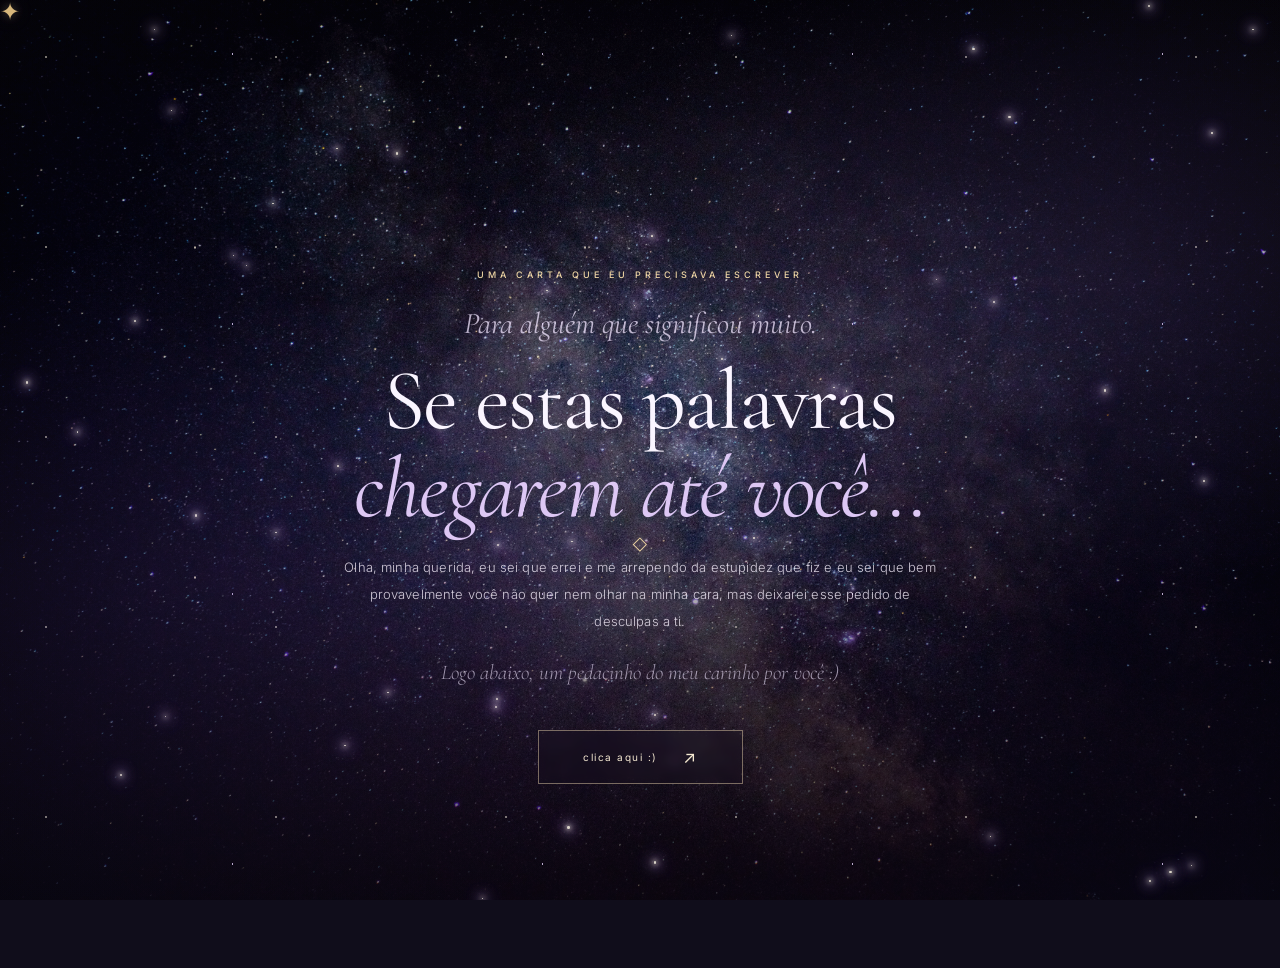
<file: index.html>
<!DOCTYPE html>
<html lang="pt-BR">
<head>
    <meta charset="UTF-8">
    <meta name="viewport" content="width=device-width, initial-scale=1.0">

    <meta name="theme-color" content="#090914">
    <meta name="description"
          content="Algumas palavras escritas com sinceridade, coragem e o coração aberto.">

    <title>Para você — Algumas palavras</title>

    <!-- Fontes -->
    <link rel="preconnect" href="https://fonts.googleapis.com">
    <link rel="preconnect" href="https://fonts.gstatic.com" crossorigin>

    <link
        href="https://fonts.googleapis.com/css2?family=Cormorant+Garamond:wght@400;500;600;700&family=Inter:wght@300;400;500;600&display=swap"
        rel="stylesheet"
    >

    <!-- Estilos -->
    <link rel="stylesheet" href="css/style.css">
    <link rel="stylesheet" href="css/animations.css">
</head>

<body class="page-opening">

    <!-- Fundo cinematográfico -->
    <div class="night-sky" aria-hidden="true">
        <div class="sky-image"></div>
        <div class="sky-vignette"></div>
        <div class="stars-layer"></div>
        <div class="ambient-glow"></div>
    </div>

    <!-- Linha decorativa superior -->
    <div class="top-ornament" aria-hidden="true">
        <span></span>
        <span class="ornament-star">✦</span>
        <span></span>
    </div>

    <!-- Conteúdo principal -->
    <main class="opening">

        <div class="opening-label">
            <span class="label-line"></span>
            <p>UMA CARTA QUE EU PRECISAVA ESCREVER</p>
            <span class="label-line"></span>
        </div>

        <p class="opening-pretitle">
            Para alguém que significou muito.
        </p>

        <h1 class="opening-title">
            Se estas palavras<br>
            <span>chegarem até você...</span>
        </h1>

        <div class="title-divider" aria-hidden="true">
            <span></span>
            <span class="divider-diamond">◇</span>
            <span></span>
        </div>

        <p class="opening-description">
            Olha, minha querida, eu sei que errei e me arrependo da estupidez que fiz e eu sei que bem provavelmente você não quer nem olhar na minha cara, mas deixarei esse pedido de desculpas a ti.
        </p>

        <p class="opening-note">
            Logo abaixo, um pedacinho do meu carinho  por você :)
        </p>

        <a class="start-button" href="carta.html">
            <span>clica aqui :)</span>
            <span class="button-arrow" aria-hidden="true">↗</span>
        </a>

    
    <script src="js/main.js" defer></script>
</body>
</html>
</file>
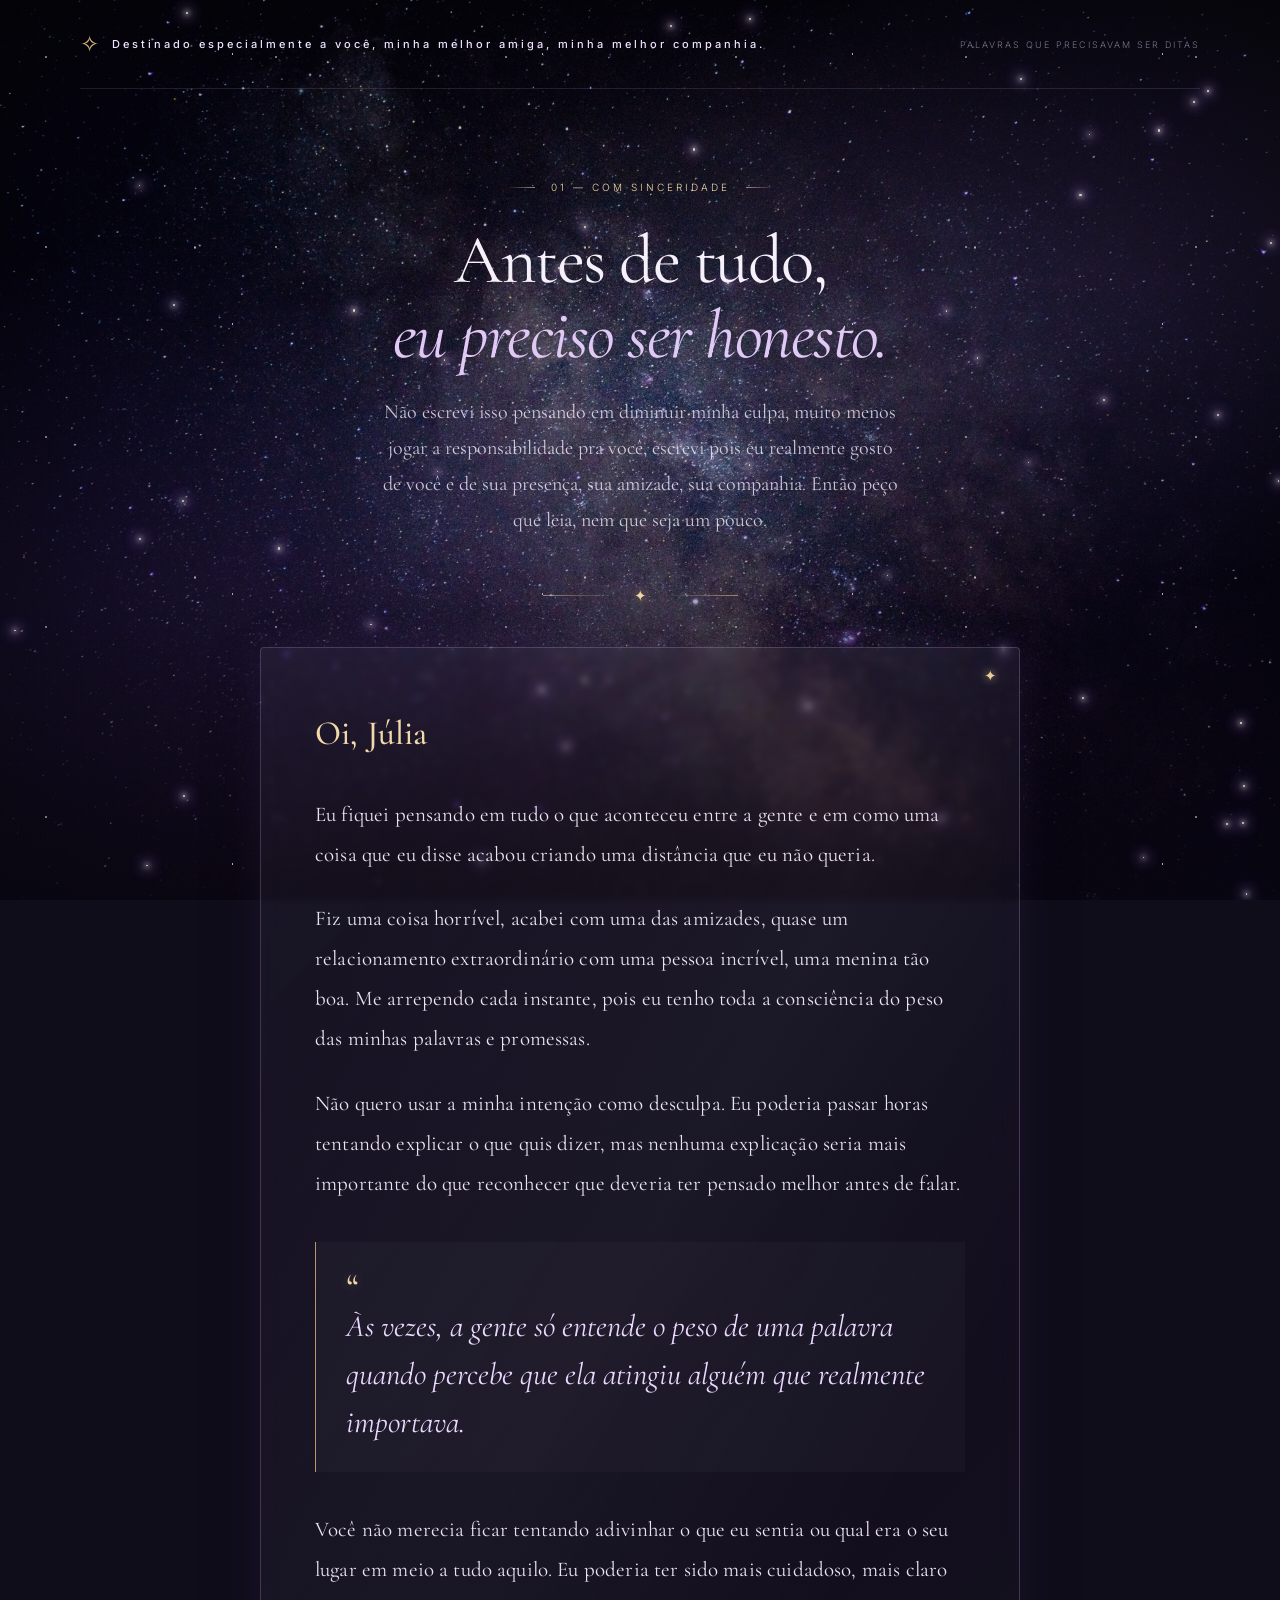
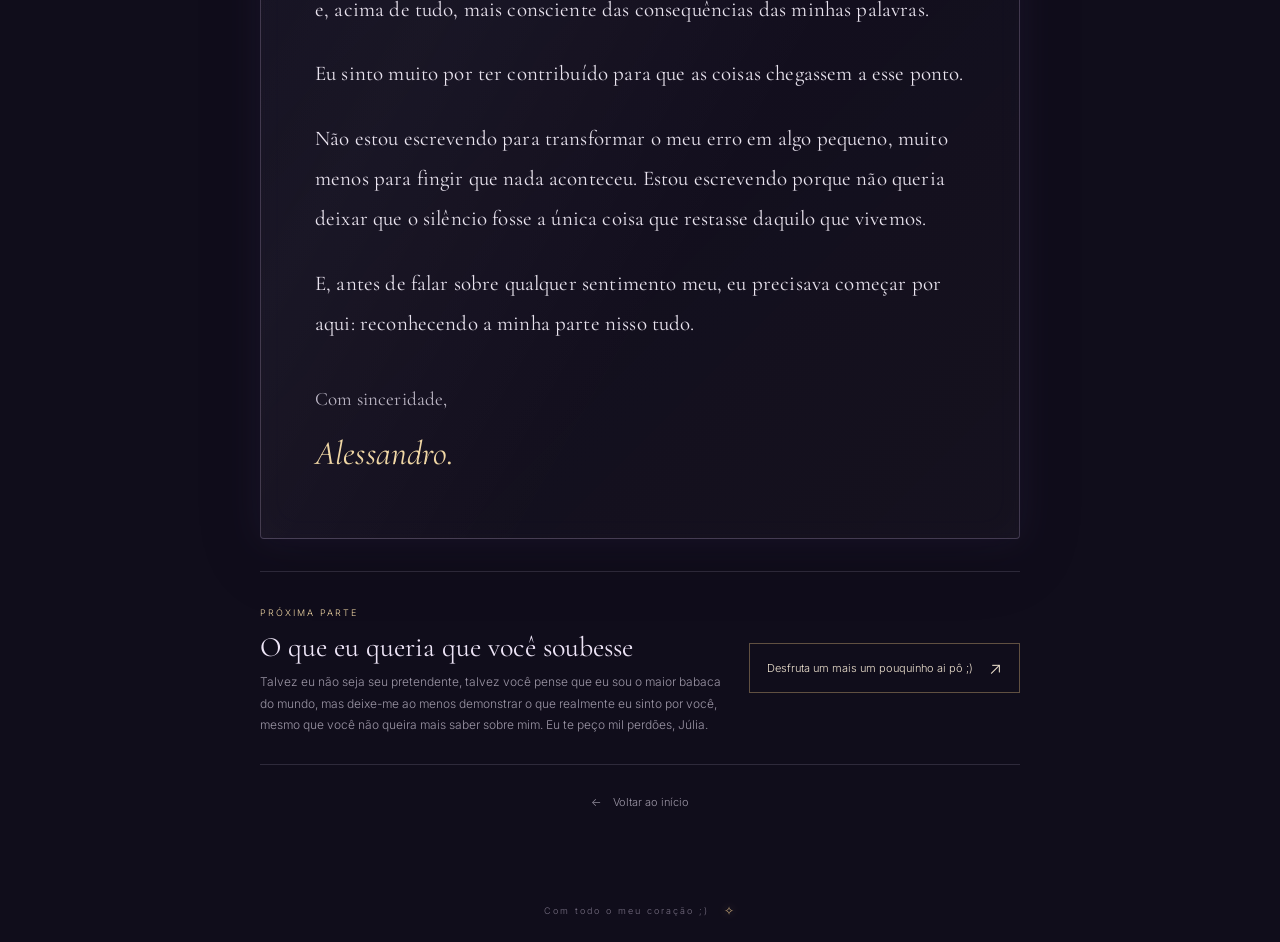
<file: carta.html>
<!DOCTYPE html>
<html lang="pt-BR">
<head>
    <meta charset="UTF-8">
    <meta name="viewport" content="width=device-width, initial-scale=1.0">

    <meta name="theme-color" content="#100d1b">
    <meta name="description" content="Uma carta escrita com sinceridade, para reconhecer um erro e dizer o que ficou por dizer.">

    <title>Tudo o que eu quero dizer</title>

    <link rel="preconnect" href="https://fonts.googleapis.com">
    <link rel="preconnect" href="https://fonts.gstatic.com" crossorigin>

    <link href="https://fonts.googleapis.com/css2?family=Cormorant+Garamond:wght@400;500;600;700&family=Inter:wght@300;400;500;600&display=swap" rel="stylesheet">

    <link rel="stylesheet" href="css/style.css">
    <link rel="stylesheet" href="css/animations.css">
</head>

<body class="letter-body">

    <!-- ATMOSFERA DO CÉU -->
    <div class="night-sky" aria-hidden="true">
        <div class="sky-image"></div>
        <div class="sky-vignette"></div>
        <div class="stars-layer"></div>
        <div class="ambient-glow"></div>
    </div>

    <!-- CABEÇALHO -->
    <header class="letter-header">
        <a href="index.html" class="letter-brand">
            <span class="brand-symbol">✧</span>
            <span>Destinado especialmente a você, minha melhor amiga, minha melhor companhia.</span>
        </a>

        <span class="letter-header-note">PALAVRAS QUE PRECISAVAM SER DITAS</span>
    </header>

    <!-- CONTEÚDO DA CARTA -->
    <main class="letter-main">

        <div class="letter-eyebrow">
            <span class="eyebrow-line"></span>
            <span>01 — COM SINCERIDADE</span>
            <span class="eyebrow-line"></span>
        </div>

        <h1 class="letter-title">
            Antes de tudo,<br>
            <span>eu preciso ser honesto.</span>
        </h1>

        <p class="letter-introduction">
            Não escrevi isso pensando em diminuir minha culpa, muito menos jogar a responsabilidade pra você, escrevi pois eu realmente gosto de você e de sua presença, sua amizade, sua companhia. Então peço que leia, nem que seja um pouco.
        </p>

        <div class="letter-divider">
            <span></span>
            <span class="letter-divider-symbol">✦</span>
            <span></span>
        </div>

        <article class="letter-content">

            <p class="letter-greeting">
                Oi, Júlia
            </p>

            <p>
                Eu fiquei pensando em tudo o que aconteceu
                entre a gente e em como uma coisa que eu disse
                acabou criando uma distância que eu não queria.
            </p>

            <p>
                Fiz uma coisa horrível, acabei com uma das amizades, quase um relacionamento extraordinário com uma pessoa incrível, uma menina tão boa. Me arrependo cada instante, pois eu tenho toda a consciência do peso das minhas palavras e promessas. 
            </p>

            <p>
                Não quero usar a minha intenção como desculpa.
                Eu poderia passar horas tentando explicar o que
                quis dizer, mas nenhuma explicação seria mais
                importante do que reconhecer que deveria ter
                pensado melhor antes de falar.
            </p>

            <blockquote class="letter-quote">
                <span class="quote-mark">“</span>
                Às vezes, a gente só entende o peso de uma
                palavra quando percebe que ela atingiu alguém
                que realmente importava.
            </blockquote>

            <p>
                Você não merecia ficar tentando adivinhar o que
                eu sentia ou qual era o seu lugar em meio a tudo
                aquilo. Eu poderia ter sido mais cuidadoso,
                mais claro e, acima de tudo, mais consciente
                das consequências das minhas palavras.
            </p>

            <p>
                Eu sinto muito por ter contribuído para que
                as coisas chegassem a esse ponto.
            </p>

            <p>
                Não estou escrevendo para transformar o meu
                erro em algo pequeno, muito menos para fingir
                que nada aconteceu. Estou escrevendo porque
                não queria deixar que o silêncio fosse a única
                coisa que restasse daquilo que vivemos.
            </p>

            <p>
                E, antes de falar sobre qualquer sentimento
                meu, eu precisava começar por aqui:
                reconhecendo a minha parte nisso tudo.
            </p>

            <p class="letter-signature">
                Com sinceridade,<br>
                <span>Alessandro.</span>
            </p>

        </article>

        <!-- PRÓXIMA PÁGINA -->
        <nav class="letter-next" aria-label="Continuar a leitura">

            <div class="letter-next-copy">
                <span class="next-label">PRÓXIMA PARTE</span>
                <h2>O que eu queria que você soubesse</h2>
                <p>
                    Talvez eu não seja seu pretendente, talvez você pense que eu sou o maior babaca do mundo, mas deixe-me ao menos demonstrar o que realmente eu sinto por você, mesmo que você não queira mais saber sobre mim. Eu te peço mil perdões, Júlia.
                </p>
            </div>

            <a href="desculpas.html" class="letter-next-button">
                <span>Desfruta um mais um pouquinho ai pô ;)</span>
                <span class="next-arrow" aria-hidden="true">↗</span>
            </a>

        </nav>

        <a href="index.html" class="letter-back-link">
            <span aria-hidden="true">←</span>
            Voltar ao início
        </a>

    </main>

    <!-- RODAPÉ -->
    <footer class="letter-footer">
        <span>Com todo o meu coração ;)</span>
        <span class="footer-star">✧</span>
    </footer>

    <script src="js/main.js"></script>

</body>
</html>
</file>
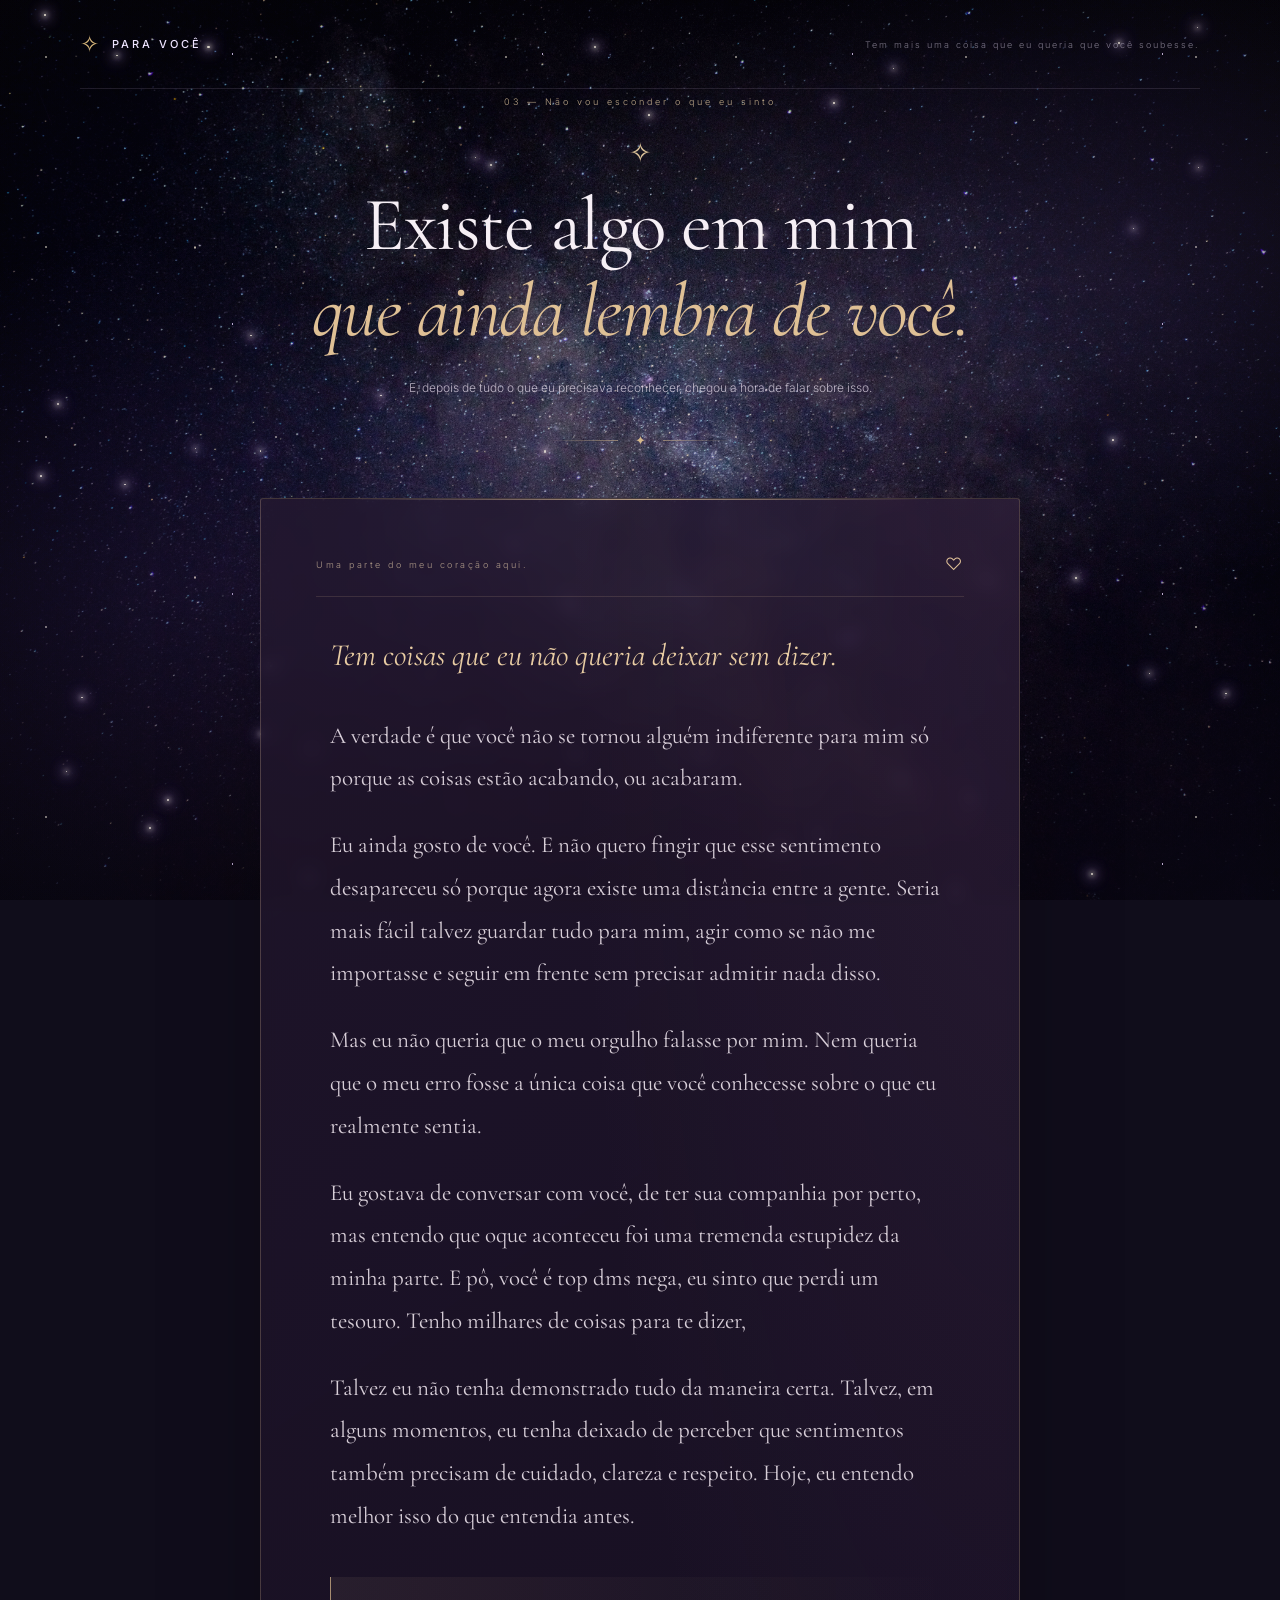
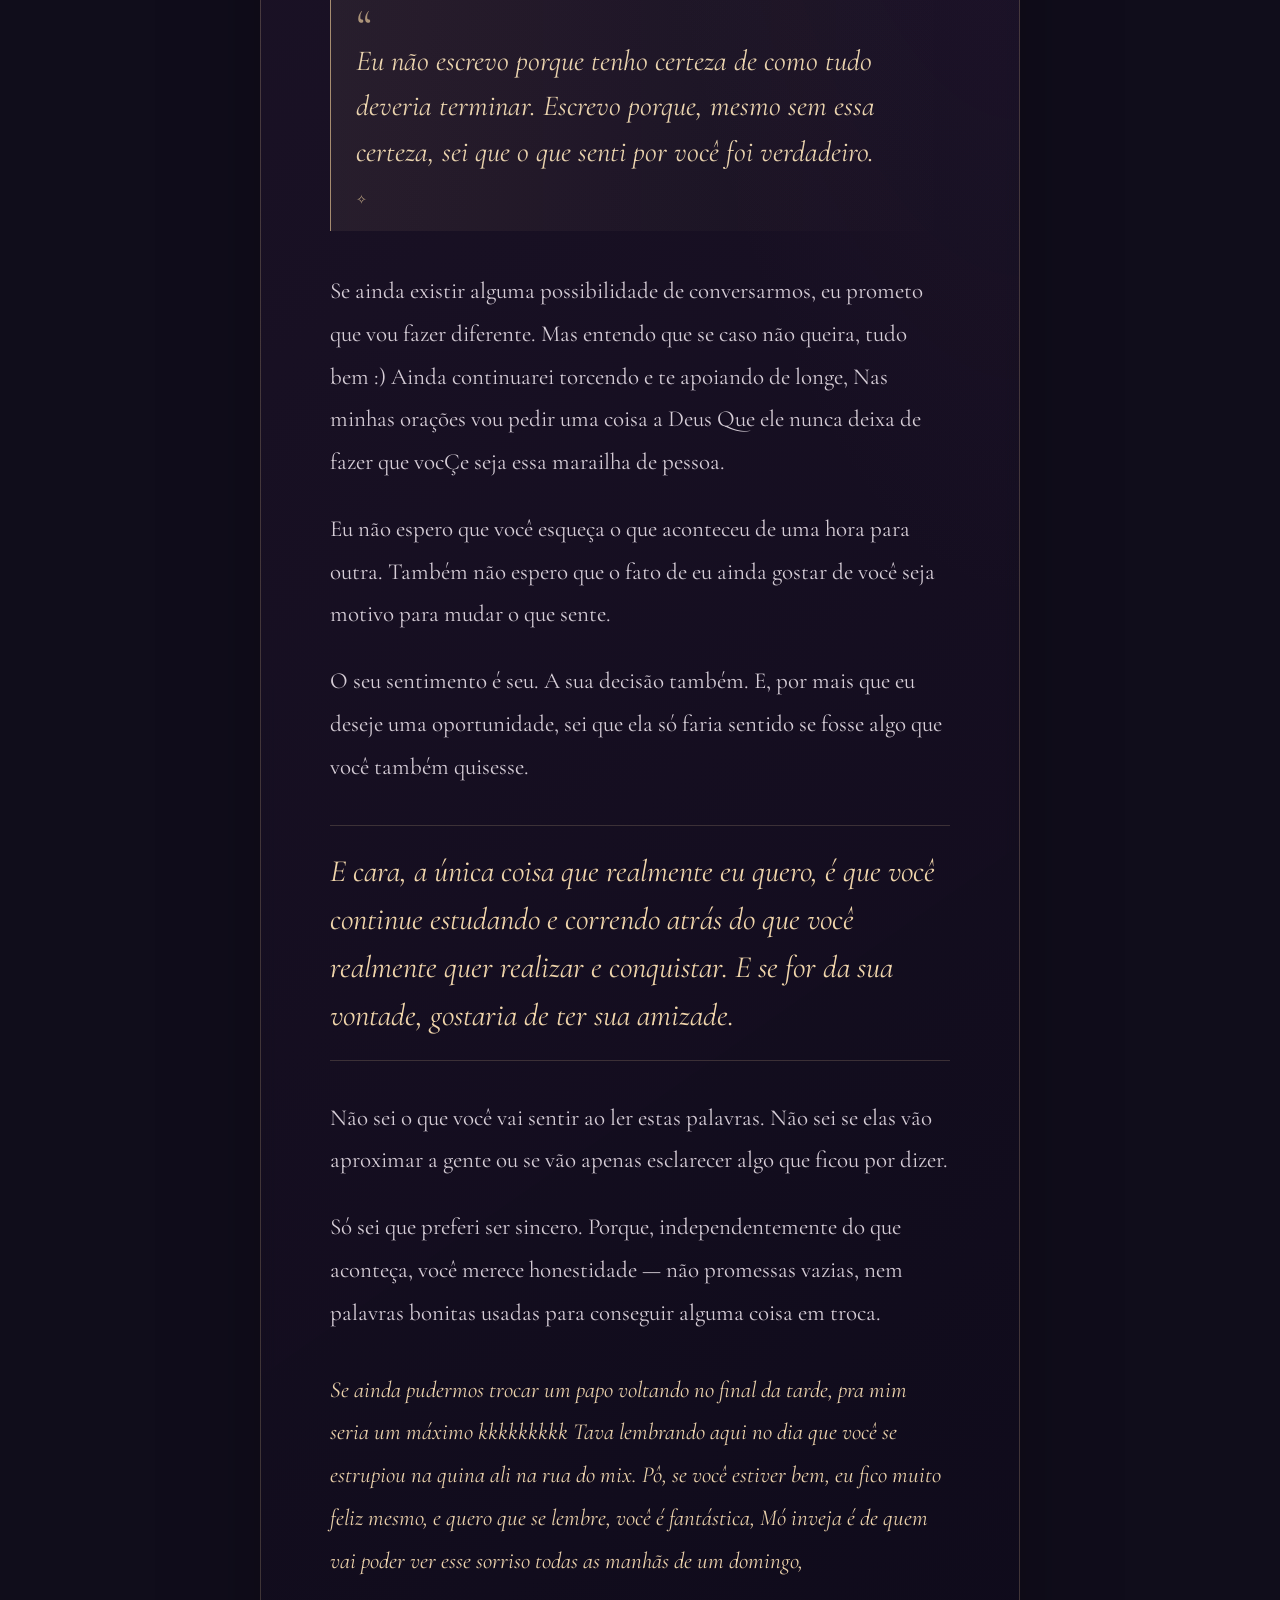
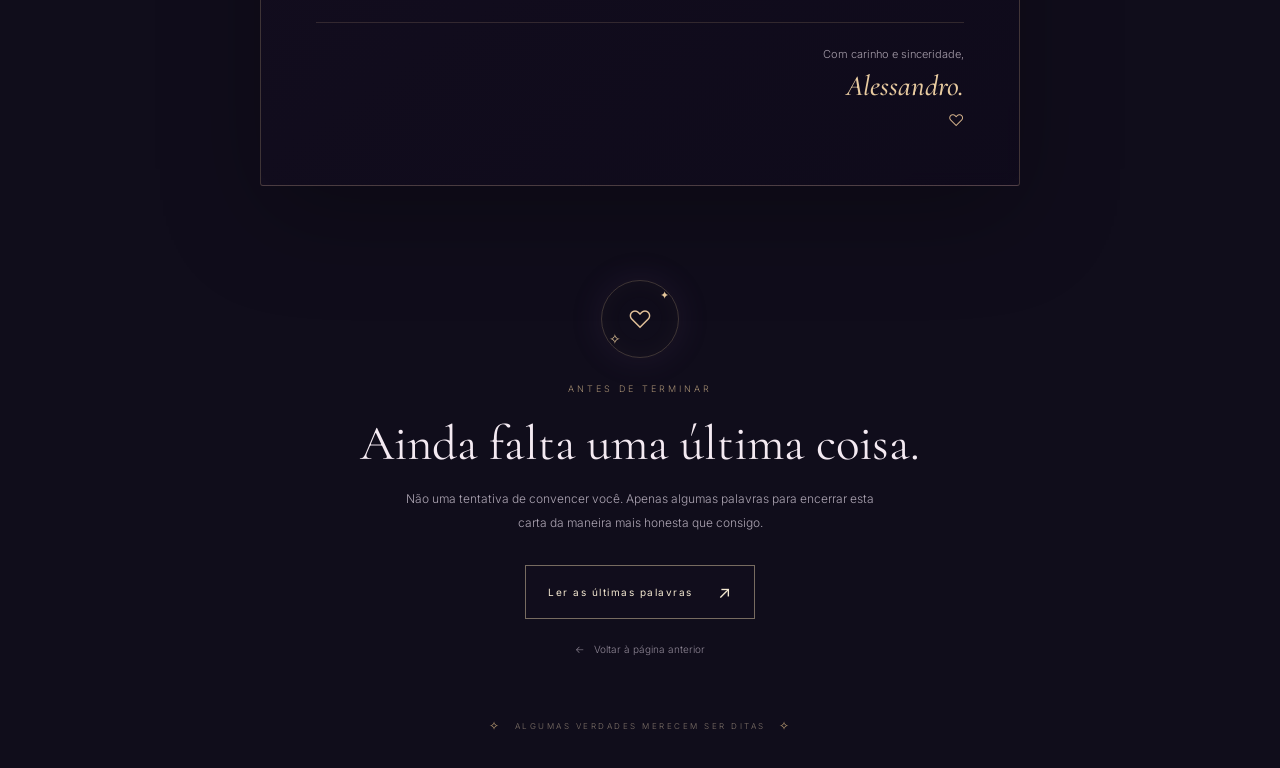
<file: declaracao.html>
<!DOCTYPE html>
<html lang="pt-BR">
<head>
    <meta charset="UTF-8">
    <meta name="viewport" content="width=device-width, initial-scale=1.0">
    <meta name="theme-color" content="#100b1b">
    <meta name="description" content="Uma declaração sincera, escrita sem esconder os sentimentos.">

    <title>O Que Eu Ainda Sinto — Para Você</title>

    <link rel="preconnect" href="https://fonts.googleapis.com">
    <link rel="preconnect" href="https://fonts.gstatic.com" crossorigin>

    <link
        href="https://fonts.googleapis.com/css2?family=Cormorant+Garamond:wght@400;500;600;700&family=Inter:wght@300;400;500;600&display=swap"
        rel="stylesheet"
    >

    <link rel="stylesheet" href="css/style.css">
    <link rel="stylesheet" href="css/animations.css">
</head>

<body class="declaration-page">

    <!-- CÉU E ATMOSFERA -->
    <div class="night-sky" aria-hidden="true">
        <div class="sky-image"></div>
        <div class="sky-vignette"></div>
        <div class="stars-layer"></div>
        <div class="ambient-glow"></div>
    </div>

    <!-- CABEÇALHO -->
    <header class="letter-header">
        <a href="index.html" class="letter-brand">
            <span class="brand-symbol">✧</span>
            <span>PARA VOCÊ</span>
        </a>

        <span class="letter-header-note">
            Tem mais uma coisa que eu queria que você soubesse.
        </span>
    </header>

    <main class="declartion-main">

        <!-- ABERTURA -->
        <section class="declaration-hero reveal-up">

            <span class="declaration-eyebrow">
                03 — Não vou esconder o que eu sinto
            </span>

            <div class="declaration-star" aria-hidden="true">✧</div>

            <h1>
                Existe algo em mim
                <span>que ainda lembra de você.</span>
            </h1>

            <p class="declaration-subtitle">
                E, depois de tudo o que eu precisava reconhecer,
                chegou a hora de falar sobre isso.
            </p>

            <div class="declaration-separator" aria-hidden="true">
                <span></span>
                <i>✦</i>
                <span></span>
            </div>

        </section>

        <!-- DECLARAÇÃO -->
        <section class="declaration-paper reveal-up delay-1">

            <div class="paper-heading">
                <span>Uma parte do meu coração aqui.</span>
                <span class="paper-symbol">♡</span>
            </div>

            <div class="declaration-text">

                <p class="declaration-greeting">
                    Tem coisas que eu não queria deixar sem dizer.
                </p>

                <p>
                    A verdade é que você não se tornou alguém
                    indiferente para mim só porque as coisas
                    estão acabando, ou acabaram.
                </p>

                <p>
                    Eu ainda gosto de você. E não quero fingir
                    que esse sentimento desapareceu só porque
                    agora existe uma distância entre a gente.
                    Seria mais fácil talvez guardar tudo para mim,
                    agir como se não me importasse e seguir em frente
                    sem precisar admitir nada disso.
                </p>

                <p>
                    Mas eu não queria que o meu orgulho falasse
                    por mim. Nem queria que o meu erro fosse a
                    única coisa que você conhecesse sobre o que
                    eu realmente sentia.
                </p>

                <p>
                    Eu gostava de conversar com você, de ter
                    sua companhia por perto, mas entendo que oque aconteceu foi uma tremenda estupidez da minha parte.
                    E pô, você é top dms nega, eu sinto que perdi um tesouro.
                    Tenho milhares de coisas para te dizer,   
                </p>

                <p>
                    Talvez eu não tenha demonstrado tudo da
                    maneira certa. Talvez, em alguns momentos,
                    eu tenha deixado de perceber que sentimentos
                    também precisam de cuidado, clareza e respeito.
                    Hoje, eu entendo melhor isso do que entendia antes.
                </p>

                <blockquote class="declaration-quote">
                    <span class="declaration-quote-mark">“</span>

                    <p>
                        Eu não escrevo porque tenho certeza
                        de como tudo deveria terminar.
                        Escrevo porque, mesmo sem essa certeza,
                        sei que o que senti por você foi verdadeiro.
                    </p>

                    <span class="declaration-quote-star">✧</span>
                </blockquote>

                <p>
                    Se ainda existir alguma possibilidade de
                    conversarmos, eu prometo que vou fazer diferente.
                    Mas entendo que se caso não queira, tudo bem :)
                    Ainda continuarei torcendo e te apoiando de longe,
                    Nas minhas orações vou pedir uma coisa a Deus
                    Que ele nunca deixa de fazer que vocÇe seja essa marailha de pessoa.
                </p>

                <p>
                    Eu não espero que você esqueça o que aconteceu
                    de uma hora para outra. Também não espero que
                    o fato de eu ainda gostar de você seja motivo
                    para mudar o que sente.
                </p>

                <p>
                    O seu sentimento é seu. A sua decisão também.
                    E, por mais que eu deseje uma oportunidade,
                    sei que ela só faria sentido se fosse algo
                    que você também quisesse.
                </p>

                <p class="declaration-highlight">
                    E cara, a única coisa que realmente eu quero, 
                    é que você continue estudando e correndo atrás do que
                    você realmente quer realizar e conquistar.
                    E se for da sua vontade, gostaria de ter sua amizade.
                </p>

                <p>
                    Não sei o que você vai sentir ao ler estas
                    palavras. Não sei se elas vão aproximar
                    a gente ou se vão apenas esclarecer algo
                    que ficou por dizer.
                </p>

                <p>
                    Só sei que preferi ser sincero.
                    Porque, independentemente do que aconteça,
                    você merece honestidade — não promessas vazias,
                    nem palavras bonitas usadas para conseguir
                    alguma coisa em troca.
                </p>

                <p class="declaration-final">
                    Se ainda pudermos trocar um papo voltando no final da tarde,
                    pra mim seria um máximo kkkkkkkkk
                    Tava lembrando aqui no dia que você se estrupiou na quina ali na 
                    rua do mix.
                    Pô, se você estiver bem, eu fico muito feliz mesmo,
                    e quero que se lembre, você é fantástica,
                    Mó inveja é de quem vai poder ver esse sorriso
                    todas as manhãs de um domingo,
                </p>

            </div>

            <div class="declaration-signature">
                <span>Com carinho e sinceridade,</span>
                <strong>Alessandro.</strong>
                <span class="signature-heart">♡</span>
            </div>

        </section>

        <!-- TRANSIÇÃO FINAL -->
        <section class="declaration-ending reveal-up delay-2">

            <div class="ending-orbit" aria-hidden="true">
                <span class="orbit-star orbit-star-one">✦</span>
                <span class="orbit-star orbit-star-two">✧</span>
                <span class="orbit-center">♡</span>
            </div>

            <p class="ending-label">
                ANTES DE TERMINAR
            </p>

            <h2>
                Ainda falta uma última coisa.
            </h2>

            <p class="ending-description">
                Não uma tentativa de convencer você.
                Apenas algumas palavras para encerrar esta carta
                da maneira mais honesta que consigo.
            </p>

            <a href="despedida.html" class="start-button declaration-button">
                <span>Ler as últimas palavras</span>
                <span class="button-arrow" aria-hidden="true">↗</span>
            </a>

            <a href="desculpas.html" class="declaration-back">
                <span aria-hidden="true">←</span>
                Voltar à página anterior
            </a>

        </section>

    </main>

    <!-- RODAPÉ -->
    <footer class="declaration-footer">
        <span>✧</span>
        <span>ALGUMAS VERDADES MERECEM SER DITAS</span>
        <span>✧</span>
    </footer>

    <script src="js/main.js"></script>

    <script>
        document.addEventListener("DOMContentLoaded", () => {
            const elements = document.querySelectorAll(".reveal-up");

            if (!("IntersectionObserver" in window)) {
                elements.forEach(element => {
                    element.classList.add("is-visible");
                });
                return;
            }

            const observer = new IntersectionObserver((entries) => {
                entries.forEach(entry => {
                    if (entry.isIntersecting) {
                        entry.target.classList.add("is-visible");
                        observer.unobserve(entry.target);
                    }
                });
            }, {
                threshold: 0.12
            });

            elements.forEach(element => observer.observe(element));
        });
    </script>

</body>
</html>
</file>
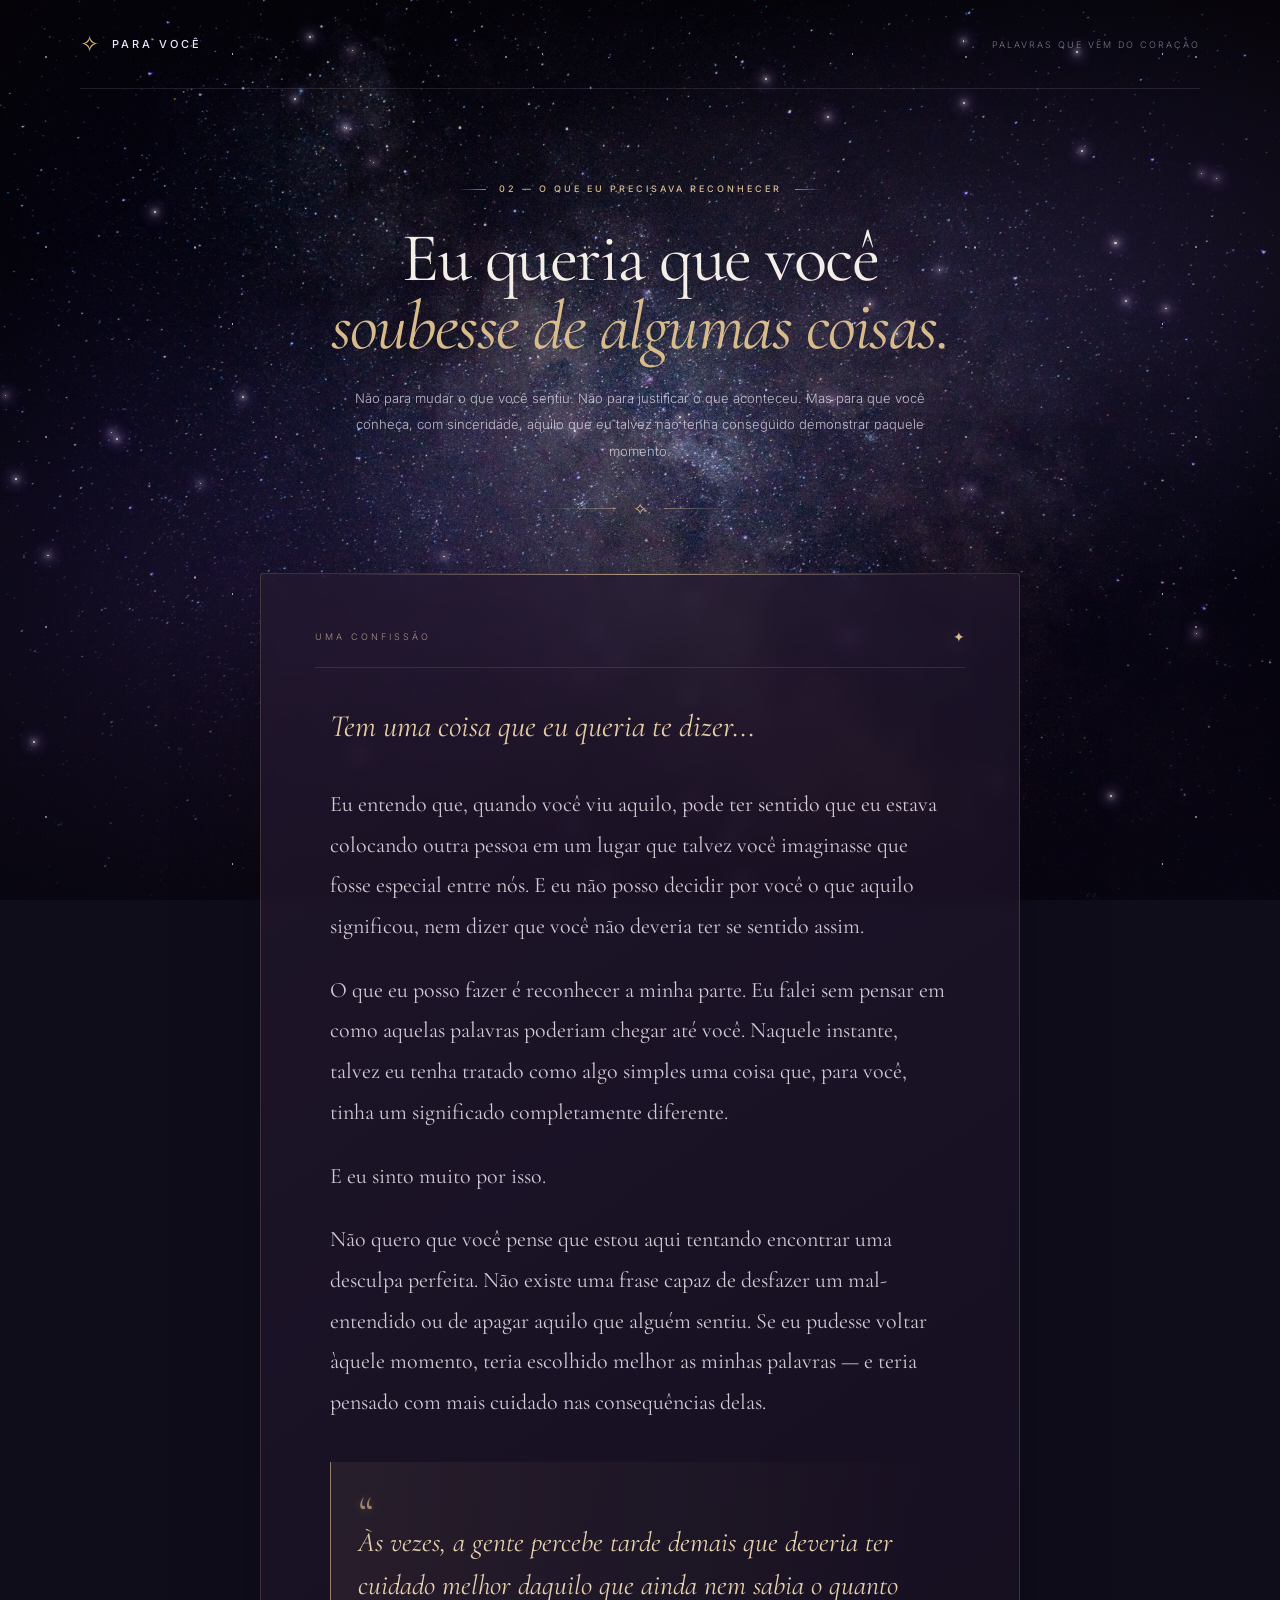
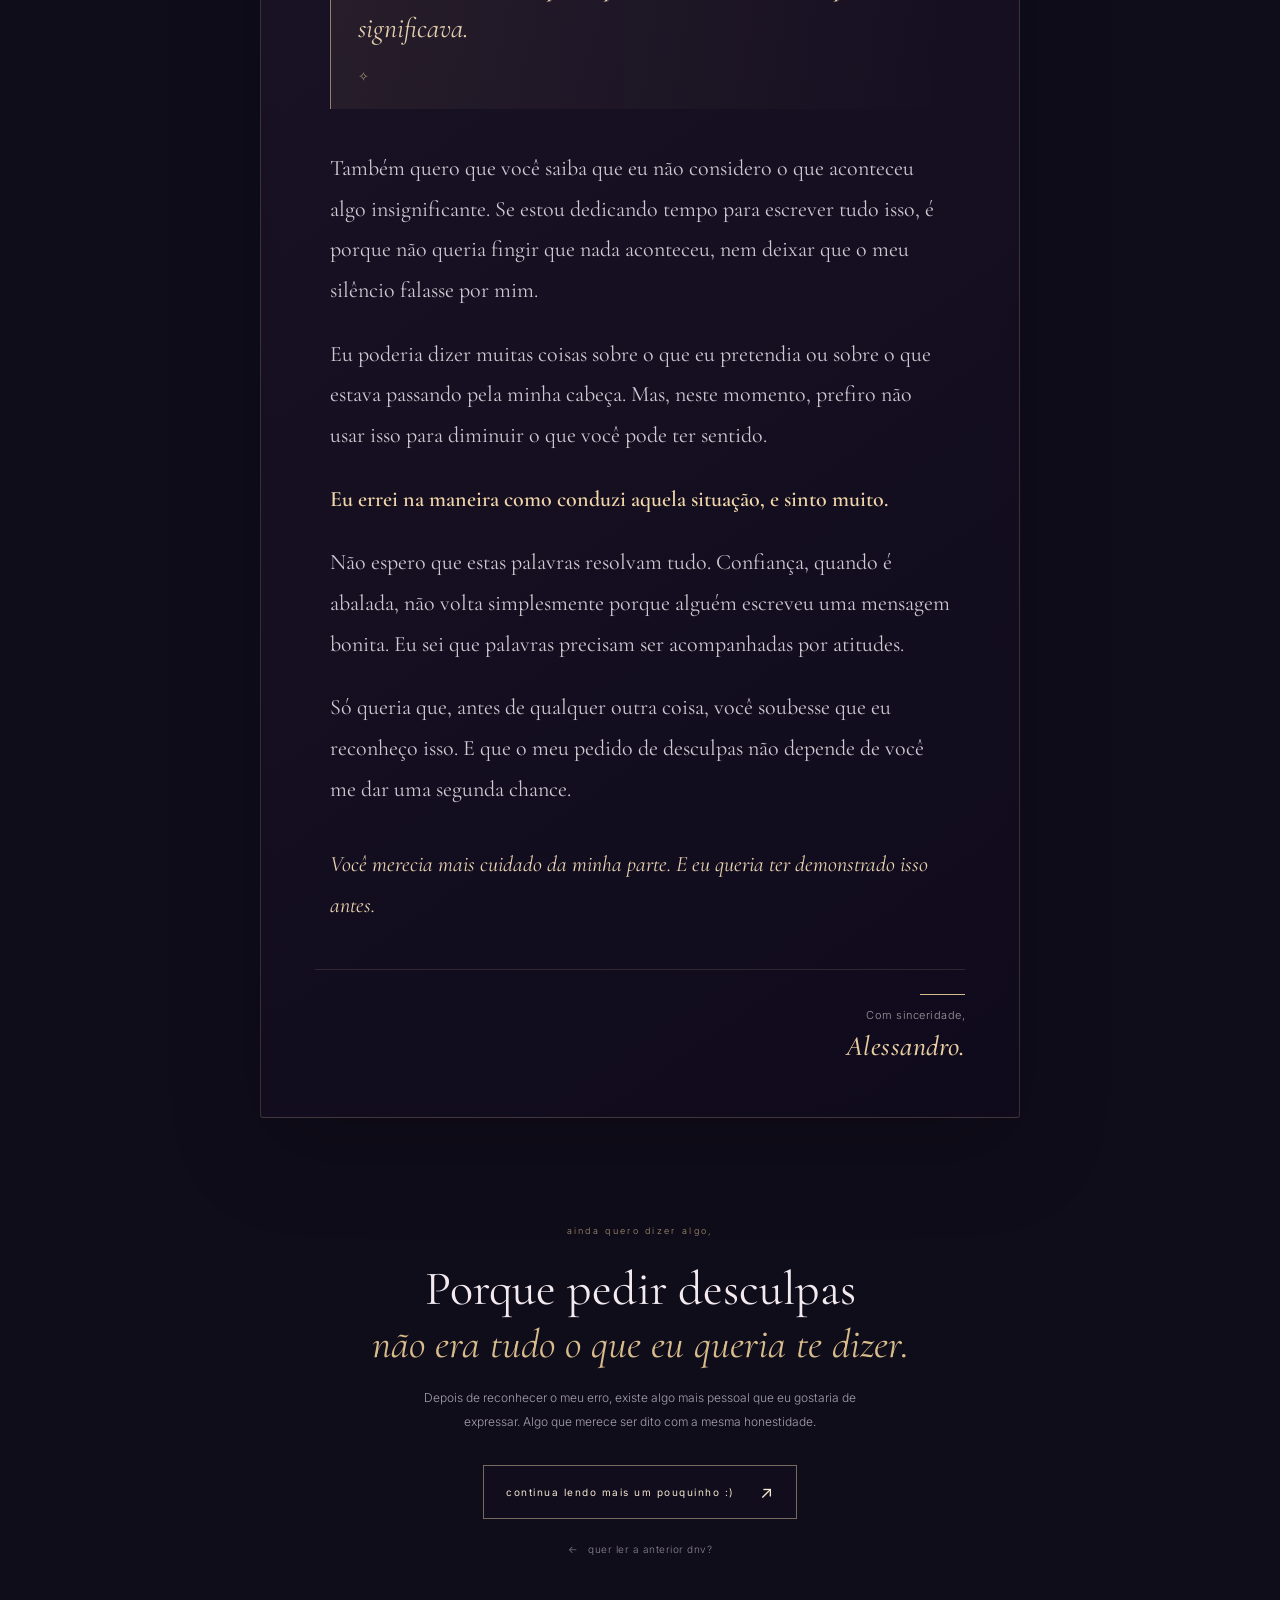
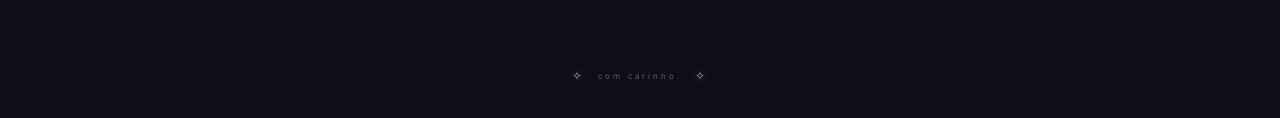
<file: desculpas.html>
<!DOCTYPE html>
<html lang="pt-BR">
<head>
    <meta charset="UTF-8">
    <meta name="viewport" content="width=device-width, initial-scale=1.0">

    <meta name="theme-color" content="#100b1b">
    <meta
        name="description"
        content="Algumas palavras sinceras que precisavam ser ditas."
    >

    <title>Desculpas — Para Você</title>

    <link rel="preconnect" href="https://fonts.googleapis.com">
    <link rel="preconnect" href="https://fonts.gstatic.com" crossorigin>

    <link
        href="https://fonts.googleapis.com/css2?family=Cormorant+Garamond:wght@400;500;600;700&family=Inter:wght@300;400;500;600&display=swap"
        rel="stylesheet"
    >

    <link rel="stylesheet" href="css/style.css">
    <link rel="stylesheet" href="css/animations.css">
</head>

<body class="apology-page">

    <!-- ATMOSFERA VISUAL -->
    <div class="night-sky" aria-hidden="true">
        <div class="sky-image"></div>
        <div class="sky-vignette"></div>
        <div class="stars-layer"></div>
        <div class="ambient-glow"></div>
    </div>

    <!-- CABEÇALHO -->
    <header class="letter-header">
        <a href="index.html" class="letter-brand">
            <span class="brand-symbol">✧</span>
            <span>PARA VOCÊ</span>
        </a>

        <span class="letter-header-note">
            PALAVRAS QUE VÊM DO CORAÇÃO
        </span>
    </header>

    <main class="apology-main">

        <!-- INTRODUÇÃO -->
        <section class="apology-intro reveal-up">

            <span class="apology-eyebrow">
                <span class="eyebrow-line"></span>
                02 — O QUE EU PRECISAVA RECONHECER
                <span class="eyebrow-line"></span>
            </span>

            <h1 class="apology-title">
                Eu queria que você
                <span>soubesse de algumas coisas.</span>
            </h1>

            <p class="apology-lead">
                Não para mudar o que você sentiu.
                Não para justificar o que aconteceu.
                Mas para que você conheça, com sinceridade,
                aquilo que eu talvez não tenha conseguido
                demonstrar naquele momento.
            </p>

            <div class="apology-divider" aria-hidden="true">
                <span></span>
                <i>✧</i>
                <span></span>
            </div>

        </section>

        <!-- TEXTO PRINCIPAL -->
        <section class="apology-letter reveal-up delay-1">

            <div class="apology-letter-top">
                <span class="letter-index">UMA CONFISSÃO</span>
                <span class="letter-star">✦</span>
            </div>

            <div class="apology-letter-content">

                <p class="apology-greeting">
                    Tem uma coisa que eu queria te dizer...
                </p>

                <p>
                    Eu entendo que, quando você viu aquilo,
                    pode ter sentido que eu estava colocando
                    outra pessoa em um lugar que talvez você
                    imaginasse que fosse especial entre nós.
                    E eu não posso decidir por você o que
                    aquilo significou, nem dizer que você
                    não deveria ter se sentido assim.
                </p>

                <p>
                    O que eu posso fazer é reconhecer a minha
                    parte. Eu falei sem pensar em como aquelas
                    palavras poderiam chegar até você.
                    Naquele instante, talvez eu tenha tratado
                    como algo simples uma coisa que, para você,
                    tinha um significado completamente diferente.
                </p>

                <p>
                    E eu sinto muito por isso.
                </p>

                <p>
                    Não quero que você pense que estou aqui
                    tentando encontrar uma desculpa perfeita.
                    Não existe uma frase capaz de desfazer
                    um mal-entendido ou de apagar aquilo que
                    alguém sentiu. Se eu pudesse voltar àquele
                    momento, teria escolhido melhor as minhas
                    palavras — e teria pensado com mais cuidado
                    nas consequências delas.
                </p>

                <blockquote class="apology-quote">
                    <span class="quote-mark">“</span>
                    <p>
                        Às vezes, a gente percebe tarde demais
                        que deveria ter cuidado melhor daquilo
                        que ainda nem sabia o quanto significava.
                    </p>
                    <span class="quote-star">✧</span>
                </blockquote>

                <p>
                    Também quero que você saiba que eu não
                    considero o que aconteceu algo insignificante.
                    Se estou dedicando tempo para escrever tudo
                    isso, é porque não queria fingir que nada
                    aconteceu, nem deixar que o meu silêncio
                    falasse por mim.
                </p>

                <p>
                    Eu poderia dizer muitas coisas sobre o que
                    eu pretendia ou sobre o que estava passando
                    pela minha cabeça. Mas, neste momento,
                    prefiro não usar isso para diminuir o que
                    você pode ter sentido.
                </p>

                <p>
                    <strong>Eu errei na maneira como conduzi
                    aquela situação, e sinto muito.</strong>
                </p>

                <p>
                    Não espero que estas palavras resolvam tudo.
                    Confiança, quando é abalada, não volta
                    simplesmente porque alguém escreveu uma
                    mensagem bonita. Eu sei que palavras
                    precisam ser acompanhadas por atitudes.
                </p>

                <p>
                    Só queria que, antes de qualquer outra coisa,
                    você soubesse que eu reconheço isso.
                    E que o meu pedido de desculpas não depende
                    de você me dar uma segunda chance.
                </p>

                <p class="apology-closing">
                    Você merecia mais cuidado da minha parte.
                    E eu queria ter demonstrado isso antes.
                </p>

            </div>

            <div class="apology-signature">
                <span class="signature-line"></span>
                <span>Com sinceridade,</span>
                <strong>Alessandro.</strong>
            </div>

        </section>

        <!-- TRANSIÇÃO PARA A PRÓXIMA PÁGINA -->
        <section class="apology-next reveal-up delay-2">

            <span class="next-overline">
                ainda quero dizer algo,
            </span>

            <h2>
                Porque pedir desculpas
                <span>não era tudo o que eu queria te dizer.</span>
            </h2>

            <p>
                Depois de reconhecer o meu erro, existe algo
                mais pessoal que eu gostaria de expressar.
                Algo que merece ser dito com a mesma honestidade.
            </p>

            <a href="declaracao.html" class="start-button apology-next-button">
                <span>continua lendo mais um pouquinho :)</span>
                <span class="button-arrow" aria-hidden="true">↗</span>
            </a>

            <a href="carta.html" class="apology-back">
                <span aria-hidden="true">←</span>
                quer ler a anterior dnv?
            </a>

        </section>

    </main>

    <!-- RODAPÉ -->
    <footer class="apology-footer">
        <span class="footer-star">✧</span>
        <span>com carinho.</span>
        <span class="footer-star">✧</span>
    </footer>

    <script src="js/main.js"></script>

    <script>
        document.addEventListener("DOMContentLoaded", () => {
            const elements = document.querySelectorAll(".reveal-up");

            if (!("IntersectionObserver" in window)) {
                elements.forEach(element => {
                    element.classList.add("is-visible");
                });
                return;
            }

            const observer = new IntersectionObserver((entries) => {
                entries.forEach(entry => {
                    if (entry.isIntersecting) {
                        entry.target.classList.add("is-visible");
                        observer.unobserve(entry.target);
                    }
                });
            }, {
                threshold: 0.12
            });

            elements.forEach(element => observer.observe(element));
        });
    </script>

</body>
</html>
</file>
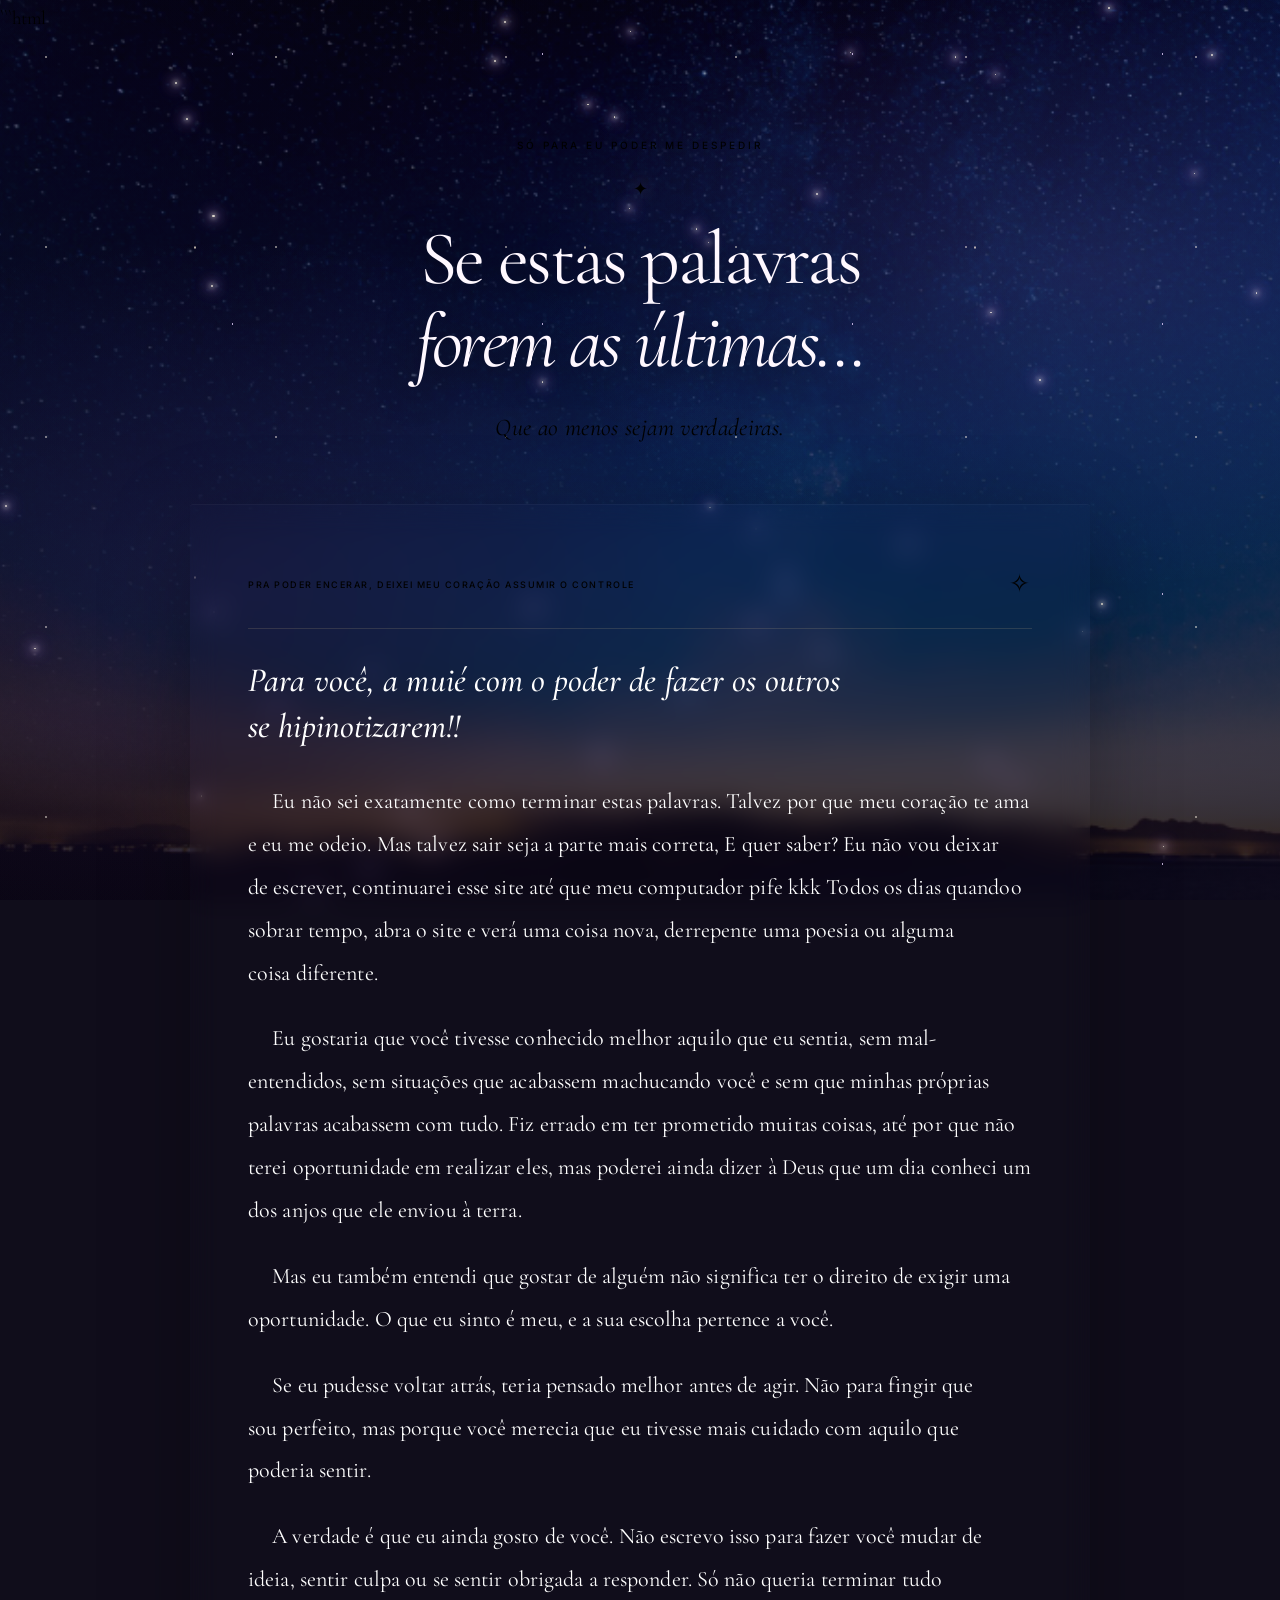
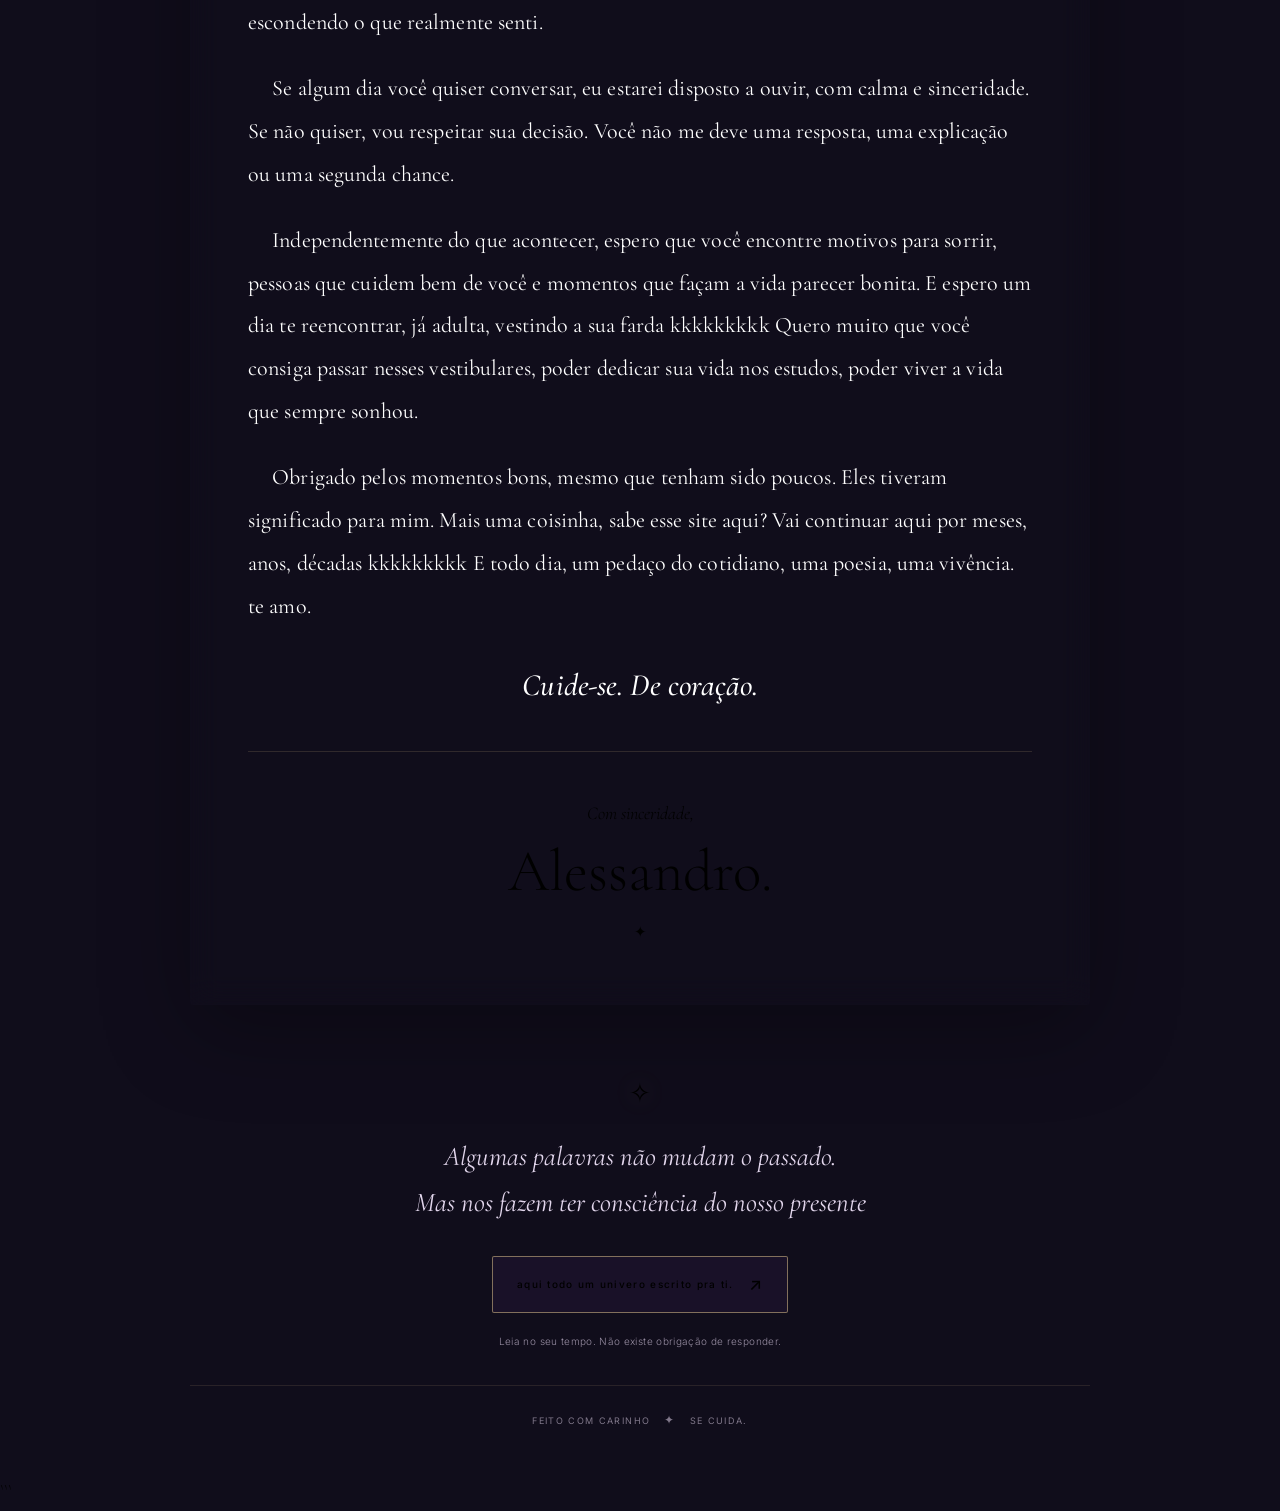
<file: despedida.html>
```html
<!DOCTYPE html>
<html lang="pt-BR">
<head>
    <meta charset="UTF-8">
    <meta name="viewport" content="width=device-width, initial-scale=1.0">

    <meta name="theme-color" content="#100b20">
    <meta name="description" content="Algumas palavras sinceras, escritas com carinho, respeito e honestidade.">

    <title>Para Você | Uma Última Carta</title>

    <!-- Fontes -->
    <link rel="preconnect" href="https://fonts.googleapis.com">
    <link rel="preconnect" href="https://fonts.gstatic.com" crossorigin>

    <link href="https://fonts.googleapis.com/css2?family=Cormorant+Garamond:wght@400;500;600;700&family=Inter:wght@300;400;500;600&display=swap" rel="stylesheet">

    <!-- CSS compartilhado -->
    <link rel="stylesheet" href="css/style.css">
    <link rel="stylesheet" href="css/animations.css">

    <!-- CSS exclusivo desta página -->
    <link rel="stylesheet" href="css/despedida.css">
</head>

<body class="farewell-page">

    <!-- Céu de fundo -->
    <div class="night-sky" aria-hidden="true">
        <div class="sky-image"></div>
        <div class="sky-vignette"></div>
        <div class="stars-layer"></div>
        <div class="ambient-glow"></div>
    </div>

    <!-- Conteúdo principal -->
    <main class="farewell-main">

        <!-- Cabeçalho -->
        <header class="farewell-hero reveal-up">
            <span class="farewell-eyebrow">
                só para eu poder me despedir
            </span>

            <div class="farewell-divider">
                <span></span>
                <span class="farewell-star">✦</span>
                <span></span>
            </div>

            <h1 class="farewell-title">
                Se estas palavras<br>
                <em>forem as últimas...</em>
            </h1>

            <p class="farewell-subtitle">
                Que ao menos sejam verdadeiras.
            </p>
        </header>

        <!-- Carta final -->
        <article class="farewell-card reveal-up delay-1">

            <div class="farewell-card-top">
                <span>pra poder encerar, deixei meu coração assumir o controle</span>
                <span class="farewell-card-symbol">✧</span>
            </div>

            <div class="farewell-letter">

                <p class="farewell-greeting">
                    Para você, a muié com o poder de fazer os outros se hipinotizarem!!
                </p>

                <p>
                    Eu não sei exatamente como terminar estas palavras.
                    Talvez por que meu coração te ama e eu me odeio.
                    Mas talvez sair seja a parte mais correta,
                    E quer saber?
                    Eu não vou deixar de escrever, continuarei esse site até que 
                    meu computador pife kkk
                    Todos os dias quandoo sobrar tempo, abra o site e verá uma coisa 
                    nova, derrepente uma poesia ou alguma coisa diferente.
                </p>

                <p>
                    Eu gostaria que você tivesse conhecido melhor aquilo
                    que eu sentia, sem mal-entendidos, sem situações que
                    acabassem machucando você e sem que minhas próprias
                    palavras acabassem com tudo. Fiz errado em ter prometido 
                    muitas coisas, até por que não terei oportunidade em realizar
                    eles, mas poderei ainda dizer à Deus que um dia conheci
                    um dos anjos que ele enviou à terra.
                </p>

                <p>
                    Mas eu também entendi que gostar de alguém não significa
                    ter o direito de exigir uma oportunidade. O que eu sinto
                    é meu, e a sua escolha pertence a você.
                </p>

                <p>
                    Se eu pudesse voltar atrás, teria pensado melhor antes
                    de agir. Não para fingir que sou perfeito, mas porque
                    você merecia que eu tivesse mais cuidado com aquilo que
                    poderia sentir.
                </p>

                <p>
                    A verdade é que eu ainda gosto de você. Não escrevo isso
                    para fazer você mudar de ideia, sentir culpa ou se sentir
                    obrigada a responder. Só não queria terminar tudo
                    escondendo o que realmente senti.
                </p>

                <p>
                    Se algum dia você quiser conversar, eu estarei disposto
                    a ouvir, com calma e sinceridade. Se não quiser, vou
                    respeitar sua decisão. Você não me deve uma resposta,
                    uma explicação ou uma segunda chance.
                </p>

                <p>
                    Independentemente do que acontecer, espero que você
                    encontre motivos para sorrir, pessoas que cuidem bem
                    de você e momentos que façam a vida parecer bonita.
                    E espero um dia te reencontrar, já adulta, vestindo a sua farda
                    kkkkkkkkk
                    Quero muito que você consiga passar nesses vestibulares,
                    poder dedicar sua vida nos estudos, poder viver a vida que
                    sempre sonhou.
                </p>

                <p>
                    Obrigado pelos momentos bons, mesmo que tenham sido
                    poucos. Eles tiveram significado para mim.
                    Mais uma coisinha, sabe esse site aqui?
                    Vai continuar aqui por meses, anos, décadas kkkkkkkkk
                    E todo dia, um pedaço do cotidiano, uma poesia, uma vivência.
                    te amo.
                </p>

                <p class="farewell-final-words">
                    Cuide-se. De coração.
                </p>

            </div>

            <!-- Assinatura -->
            <footer class="farewell-signature">
                <span class="farewell-signature-line"></span>

                <p>Com sinceridade,</p>

                <span class="farewell-signature-name">
                    Alessandro.
                </span>

                <span class="farewell-signature-star">✦</span>
            </footer>

        </article>

        <!-- Encerramento -->
        <section class="farewell-ending reveal-up delay-2">

            <div class="farewell-ending-symbol" aria-hidden="true">
                ✧
            </div>

            <p class="farewell-ending-text">
                Algumas palavras não mudam o passado.<br>
                Mas nos fazem ter consciência do nosso presente
            </p>

            <a class="farewell-button" href="poetarium.html">
                <span>aqui todo um univero escrito pra ti.</span>
                <span class="farewell-button-arrow" aria-hidden="true">↗</span>
            </a>

            <p class="farewell-note">
                Leia no seu tempo. Não existe obrigação de responder.
            </p>

        </section>

        <!-- Rodapé -->
        <footer class="farewell-footer">
            <span>feito com carinho</span>
            <span class="farewell-footer-dot">✦</span>
            <span>se cuida.</span>
        </footer>

    </main>

    <!-- Efeitos e animações compartilhados -->
    <script src="js/main.js"></script>

    <!-- Animação de entrada dos elementos -->
    <script>
        document.addEventListener("DOMContentLoaded", () => {
            const elements = document.querySelectorAll(".reveal-up");

            if (!("IntersectionObserver" in window)) {
                elements.forEach(element => {
                    element.classList.add("is-visible");
                });
                return;
            }

            const observer = new IntersectionObserver((entries, currentObserver) => {
                entries.forEach(entry => {
                    if (entry.isIntersecting) {
                        entry.target.classList.add("is-visible");
                        currentObserver.unobserve(entry.target);
                    }
                });
            }, {
                threshold: 0.12
            });

            elements.forEach(element => {
                observer.observe(element);
            });
        });
    </script>

</body>
</html>
```
</file>
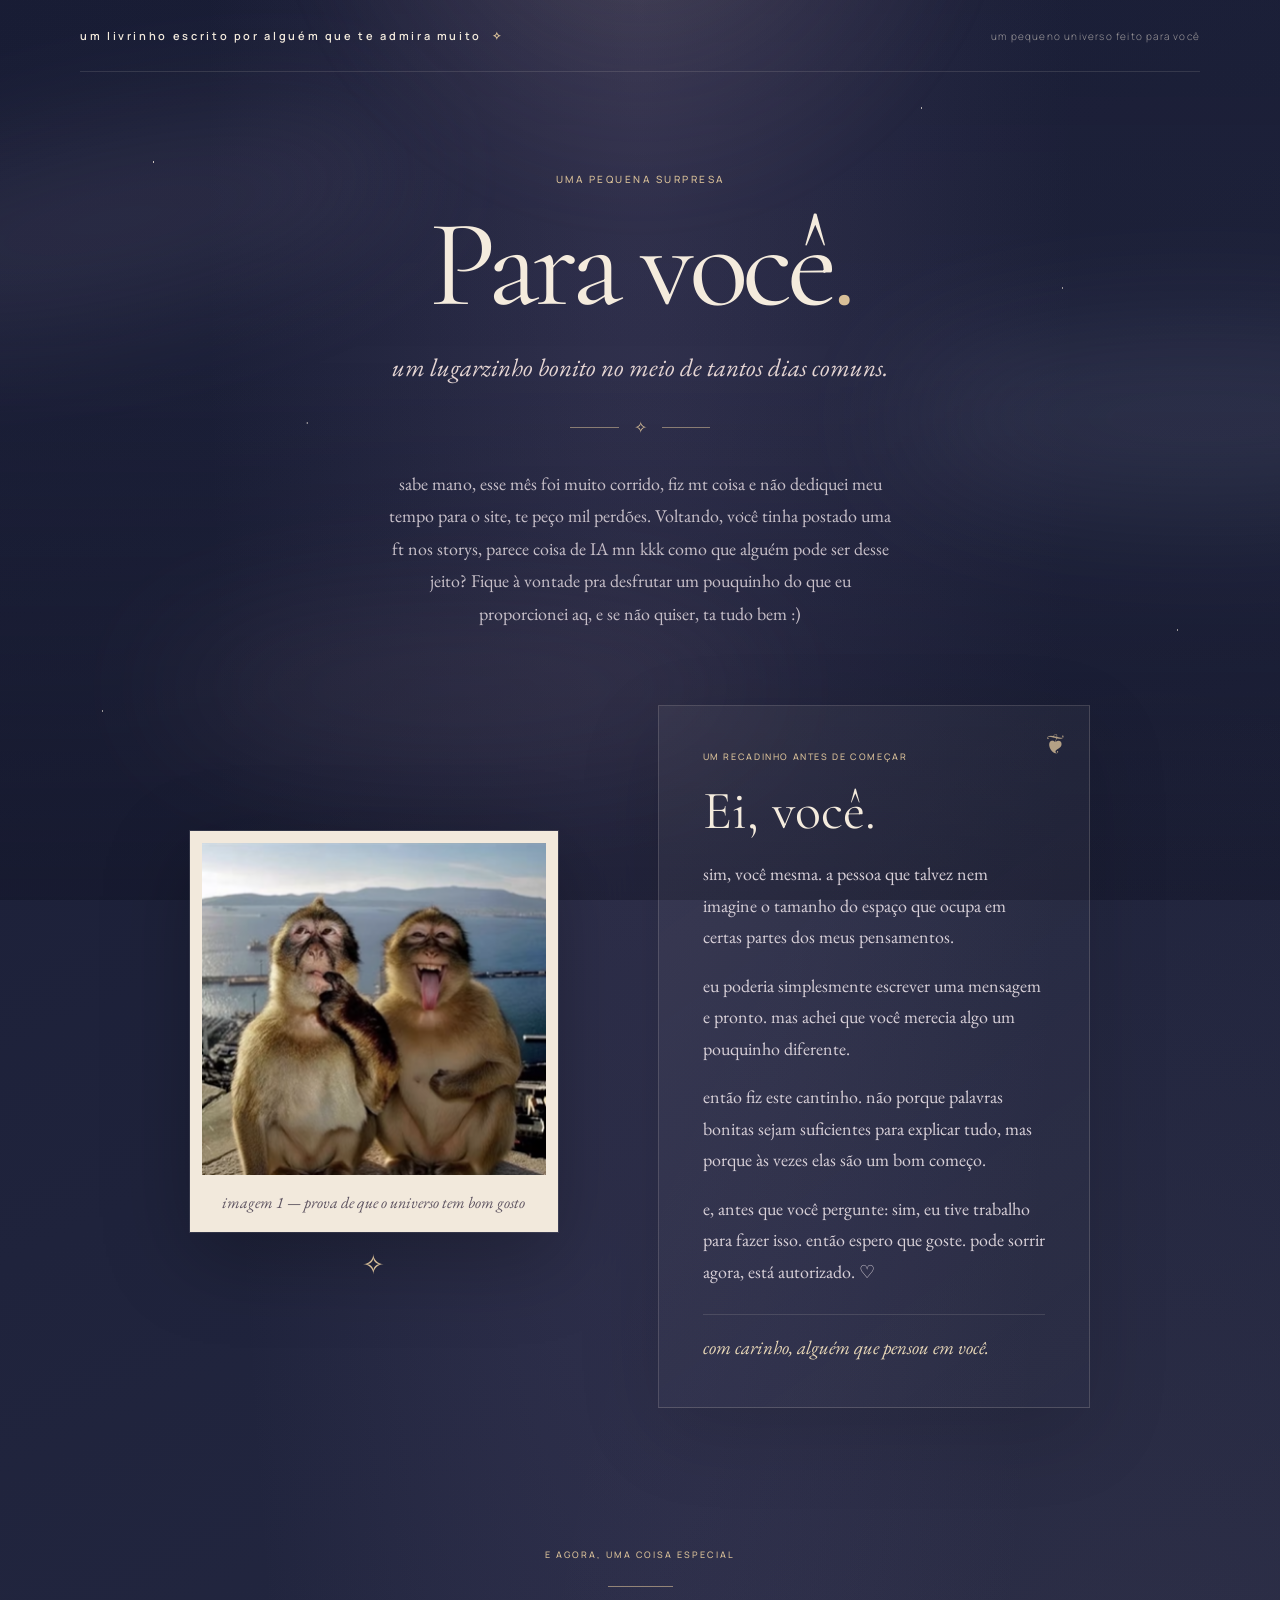
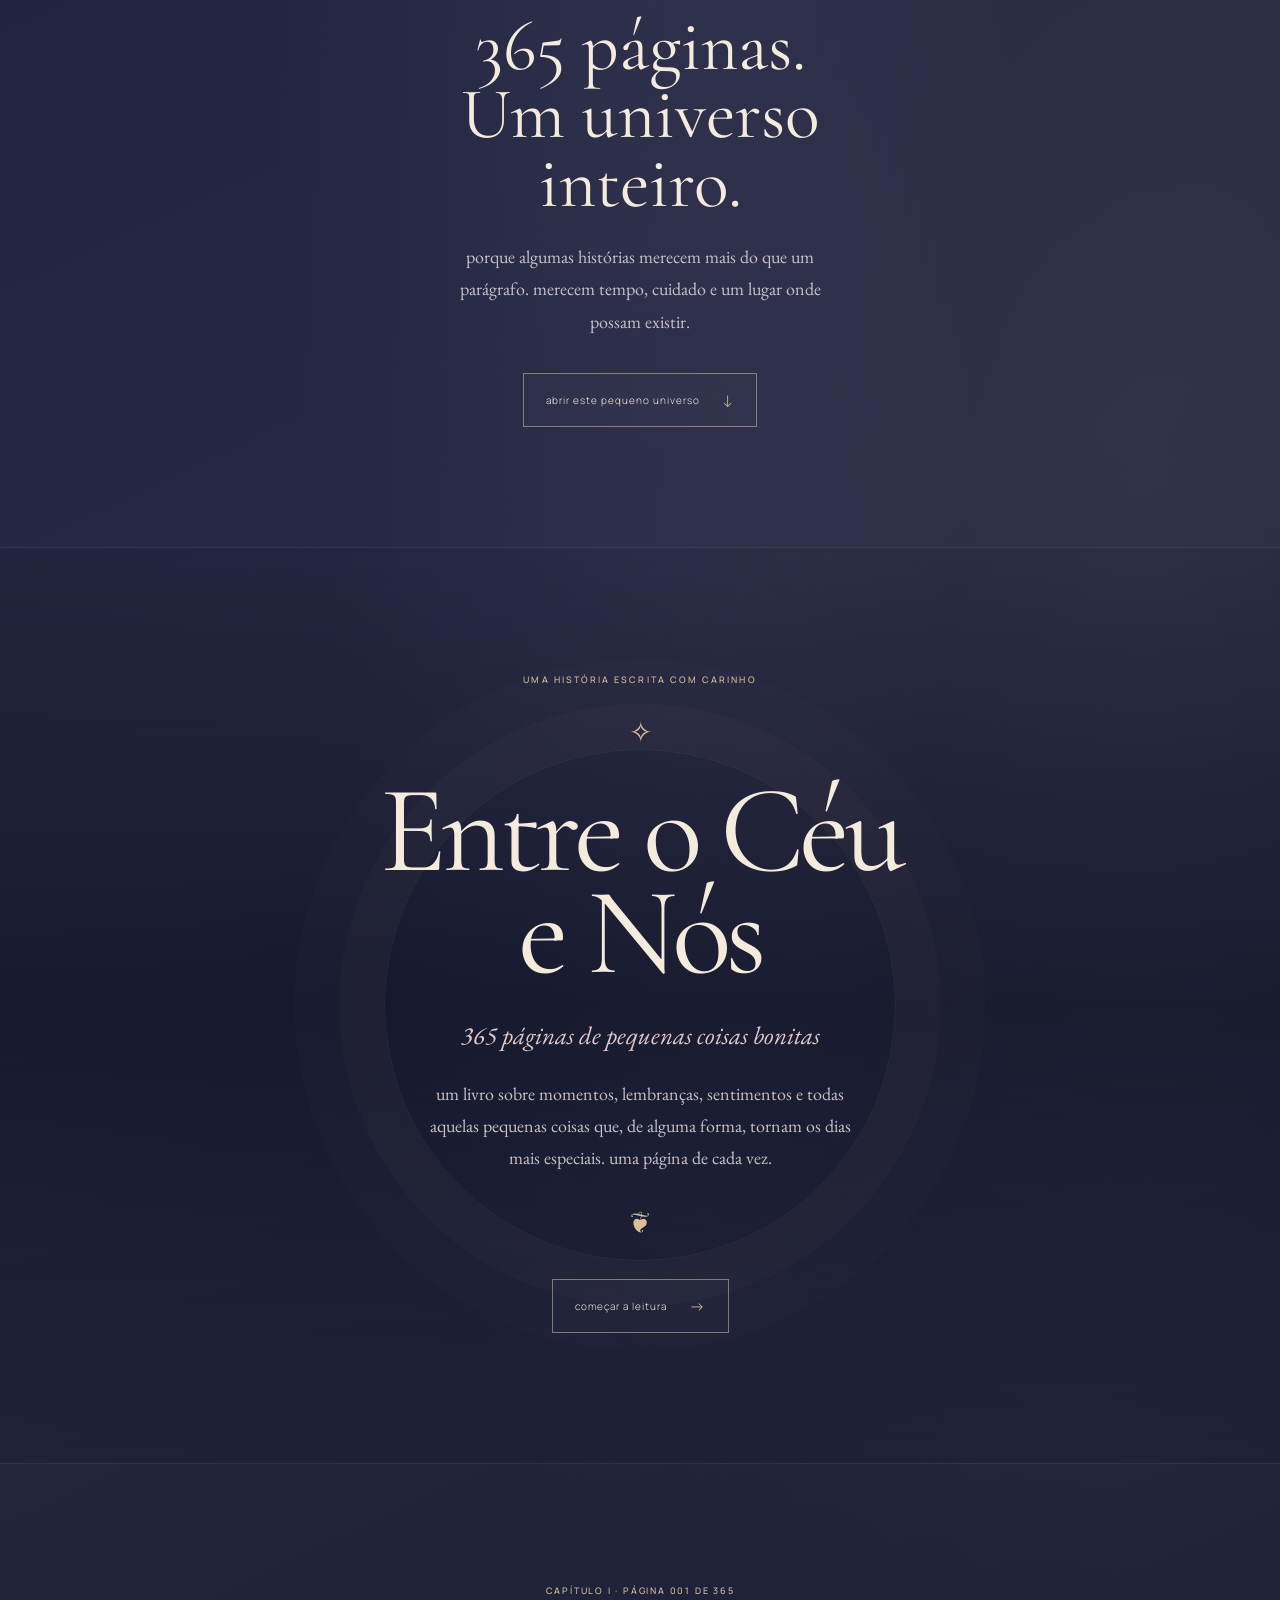
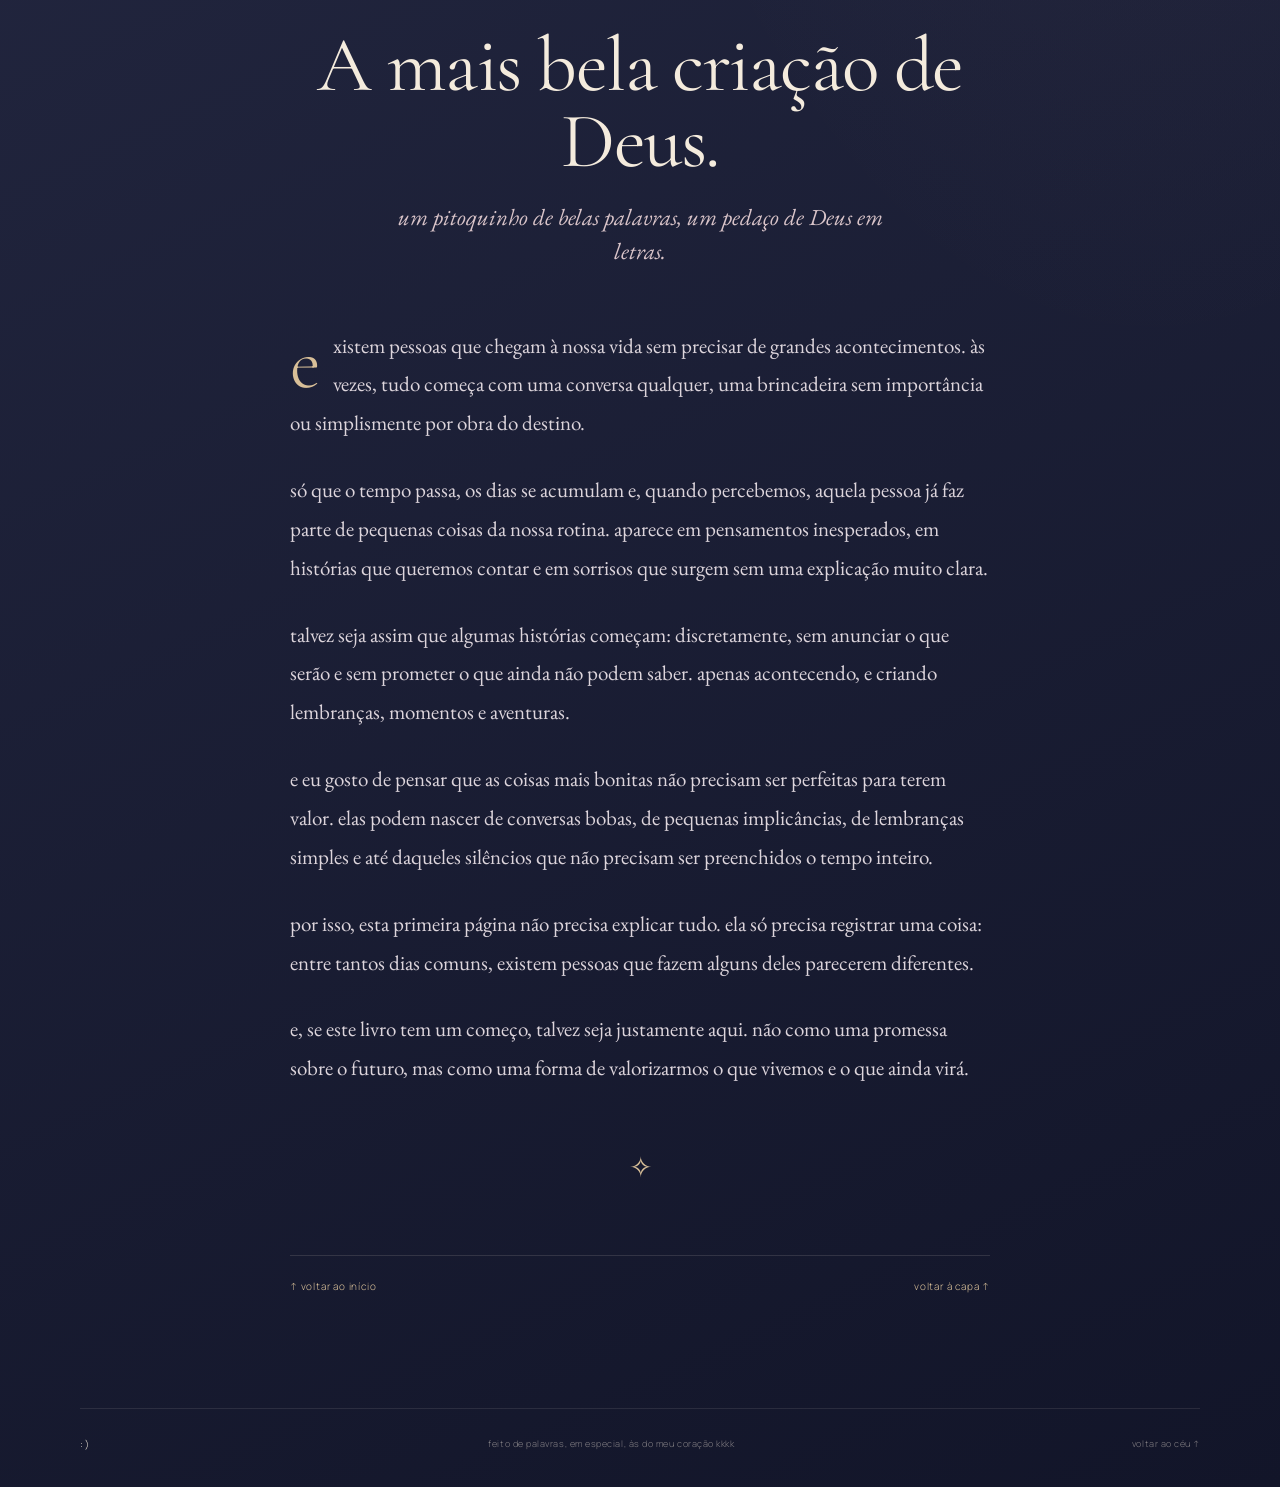
<file: poetarium.html>
<!DOCTYPE html>
<html lang="pt-BR">
<head>
    <meta charset="UTF-8">
    <meta name="viewport" content="width=device-width, initial-scale=1.0">
    <meta name="theme-color" content="#191D35">

    <title>Universo — Entre o Céu e Nós</title>

    <!-- FONTES LITERÁRIAS -->
    <link rel="preconnect" href="https://fonts.googleapis.com">
    <link rel="preconnect" href="https://fonts.gstatic.com" crossorigin>

    <link href="https://fonts.googleapis.com/css2?family=Cormorant+Garamond:ital,wght@0,400;0,500;0,600;1,400;1,500&family=EB+Garamond:wght@400;500;600&family=Manrope:wght@300;400;500;600&display=swap" rel="stylesheet">

    <style>
        :root {
            --night: #191D35;
            --night-light: #252943;
            --night-deep: #121529;

            --gold: #D8BF98;
            --gold-light: #E9D8B8;

            --ivory: #F4EBDD;
            --muted: #C8C0C9;
            --rose: #C9A8AD;

            --title-font: "Cormorant Garamond", Georgia, serif;
            --book-font: "EB Garamond", Georgia, serif;
            --ui-font: "Manrope", sans-serif;
        }

        * {
            box-sizing: border-box;
        }

        html {
            scroll-behavior: smooth;
            scroll-padding-top: 30px;
        }

        body {
            margin: 0;
            min-height: 100vh;
            color: var(--ivory);

            background:
                radial-gradient(
                    ellipse at 50% 0%,
                    rgba(117, 104, 145, 0.24),
                    transparent 48%
                ),
                radial-gradient(
                    ellipse at 90% 45%,
                    rgba(201, 168, 173, 0.08),
                    transparent 40%
                ),
                linear-gradient(
                    155deg,
                    var(--night) 0%,
                    var(--night-light) 48%,
                    var(--night-deep) 100%
                );

            font-family: var(--ui-font);
            font-weight: 300;
            overflow-x: hidden;
        }

        ::selection {
            background: var(--gold);
            color: var(--night);
        }

        a {
            color: inherit;
        }

        button {
            font: inherit;
        }

        /* FUNDO CELESTIAL */

        .sky {
            position: fixed;
            inset: 0;
            z-index: -1;
            overflow: hidden;
            pointer-events: none;
        }

        .sky-gradient {
            position: absolute;
            inset: 0;

            background: linear-gradient(
                180deg,
                rgba(25, 29, 53, 0.05),
                transparent 40%,
                rgba(12, 14, 30, 0.35)
            );
        }

        .sun-glow {
            position: absolute;
            width: 750px;
            height: 750px;
            top: -510px;
            left: 50%;
            transform: translateX(-50%);
            border-radius: 50%;

            background: radial-gradient(
                circle,
                rgba(216, 191, 152, 0.16),
                rgba(201, 168, 173, 0.06) 42%,
                transparent 70%
            );

            filter: blur(12px);
        }

        .cloud {
            position: absolute;
            width: 48vw;
            height: 170px;
            border-radius: 50%;
            filter: blur(65px);
            opacity: 0.11;
            background: #B6A5C5;
        }

        .cloud-one {
            top: 15%;
            left: -15%;
            transform: rotate(-12deg);
        }

        .cloud-two {
            top: 37%;
            right: -18%;
            background: #B4B7D6;
        }

        .cloud-three {
            top: 67%;
            left: 12%;
            background: #C9A8AD;
            opacity: 0.07;
        }

        .stars {
            position: absolute;
            inset: 0;

            background-image:
                radial-gradient(
                    1px 1px at 12% 18%,
                    rgba(244, 235, 221, 0.8) 50%,
                    transparent 100%
                ),
                radial-gradient(
                    1px 1px at 72% 12%,
                    rgba(244, 235, 221, 0.7) 50%,
                    transparent 100%
                ),
                radial-gradient(
                    1px 1px at 83% 32%,
                    rgba(244, 235, 221, 0.6) 50%,
                    transparent 100%
                ),
                radial-gradient(
                    1px 1px at 24% 47%,
                    rgba(244, 235, 221, 0.6) 50%,
                    transparent 100%
                ),
                radial-gradient(
                    1px 1px at 58% 57%,
                    rgba(244, 235, 221, 0.6) 50%,
                    transparent 100%
                ),
                radial-gradient(
                    1px 1px at 92% 70%,
                    rgba(244, 235, 221, 0.6) 50%,
                    transparent 100%
                ),
                radial-gradient(
                    1px 1px at 8% 79%,
                    rgba(244, 235, 221, 0.6) 50%,
                    transparent 100%
                );
        }

        /* CABEÇALHO */

        .topline {
            position: relative;
            z-index: 2;

            display: flex;
            align-items: center;
            justify-content: space-between;

            width: min(1120px, calc(100% - 48px));
            margin: 0 auto;
            padding: 28px 0;

            border-bottom: 1px solid rgba(244, 235, 221, 0.12);
        }

        .brand {
            text-decoration: none;
            font-family: var(--ui-font);
            font-size: 11px;
            font-weight: 600;
            letter-spacing: 0.24em;
        }

        .brand span {
            color: var(--gold);
            margin-left: 5px;
        }

        .top-note {
            color: rgba(244, 235, 221, 0.58);
            font-size: 10px;
            letter-spacing: 0.12em;
        }

        main {
            position: relative;
            z-index: 1;
        }

        /* ABERTURA */

        .opening {
            width: min(1120px, calc(100% - 48px));
            margin: 0 auto;
            padding: 100px 0 0;
        }

        .opening-intro {
            max-width: 690px;
            margin: 0 auto 75px;
            text-align: center;
        }

        .eyebrow {
            color: var(--gold);
            font-size: 10px;
            font-weight: 500;
            letter-spacing: 0.25em;
            text-transform: uppercase;
        }

        .opening h1 {
            margin: 23px 0 10px;
            font-family: var(--title-font);
            font-size: clamp(76px, 11vw, 124px);
            font-weight: 400;
            line-height: 0.9;
            letter-spacing: -0.045em;
        }

        .opening h1 span {
            color: var(--gold);
        }

        .intro-copy {
            margin: 28px auto;
            color: #E5D5D3;
            font-family: var(--book-font);
            font-size: clamp(20px, 3vw, 25px);
            font-style: italic;
            line-height: 1.5;
        }

        .intro-divider {
            display: flex;
            align-items: center;
            gap: 15px;
            width: 140px;
            margin: 30px auto;
            color: var(--gold);
        }

        .intro-divider::before,
        .intro-divider::after {
            content: "";
            flex: 1;
            height: 1px;
            background: rgba(216, 191, 152, 0.55);
        }

        .intro-description {
            max-width: 510px;
            margin: 0 auto;
            color: var(--muted);
            font-family: var(--book-font);
            font-size: 18px;
            line-height: 1.8;
        }

        /* FOTO E MENSAGEM */

        .memory-layout {
            display: grid;
            grid-template-columns:
                minmax(250px, 0.85fr)
                minmax(300px, 1fr);

            gap: clamp(38px, 8vw, 100px);
            align-items: center;
            max-width: 900px;
            margin: 0 auto;
        }

        .photo-wrap {
            margin: 0;
            min-width: 0;
        }

        .photo-frame {
            padding: 12px 12px 19px;
            background: #F2E9DC;

            box-shadow:
                0 25px 80px rgba(0, 0, 0, 0.26),
                0 0 0 1px rgba(255, 255, 255, 0.12);
        }

        .memory-photo {
            display: block;
            width: 100%;
            height: auto;
            object-fit: contain;
            filter: saturate(0.95);
        }

        .photo-caption {
            padding: 17px 5px 0;
            color: #5D5360;
            font-family: var(--book-font);
            font-size: 16px;
            font-style: italic;
            text-align: center;
        }

        .photo-decoration {
            margin-top: 17px;
            color: var(--gold);
            font-family: var(--title-font);
            font-size: 27px;
            text-align: center;
        }

        .message-card {
            position: relative;
            padding: clamp(27px, 4vw, 44px);

            border: 1px solid rgba(244, 235, 221, 0.16);

            background: linear-gradient(
                145deg,
                rgba(244, 235, 221, 0.055),
                rgba(255, 255, 255, 0.012)
            );

            box-shadow: 0 25px 80px rgba(0, 0, 0, 0.12);
        }

        .message-flower {
            position: absolute;
            top: 22px;
            right: 25px;
            color: rgba(216, 191, 152, 0.8);
            font-family: var(--title-font);
            font-size: 26px;
        }

        .message-kicker {
            padding-right: 30px;
            color: var(--gold);
            font-size: 9px;
            font-weight: 500;
            letter-spacing: 0.18em;
            text-transform: uppercase;
        }

        .message-title {
            margin: 22px 0;
            font-family: var(--title-font);
            font-size: 54px;
            font-weight: 400;
            line-height: 0.95;
        }

        .message-copy {
            color: #D8D0D8;
            font-family: var(--book-font);
            font-size: 18px;
            line-height: 1.75;
        }

        .message-copy p {
            margin: 0 0 17px;
        }

        .message-signature {
            margin-top: 27px;
            padding-top: 19px;
            border-top: 1px solid rgba(244, 235, 221, 0.13);
            color: var(--gold-light);
            font-family: var(--book-font);
            font-size: 19px;
            font-style: italic;
            line-height: 1.5;
        }

        /* TRANSIÇÃO */

        .turn-page {
            max-width: 570px;
            margin: 140px auto 120px;
            padding: 0 15px;
            text-align: center;

            opacity: 0;
            transform: translateY(15px);

            transition:
                opacity 1s ease,
                transform 1s ease;
        }

        .turn-page.in-view {
            opacity: 1;
            transform: translateY(0);
        }

        .tiny {
            color: var(--gold);
            font-size: 9px;
            font-weight: 500;
            letter-spacing: 0.22em;
            text-transform: uppercase;
        }

        .rule {
            width: 65px;
            height: 1px;
            margin: 25px auto;
            background: rgba(216, 191, 152, 0.6);
        }

        .turn-page h2 {
            margin: 0 0 24px;
            font-family: var(--title-font);
            font-size: clamp(48px, 7vw, 72px);
            font-weight: 400;
            line-height: 0.95;
        }

        .turn-page p {
            max-width: 410px;
            margin: 0 auto;
            color: var(--muted);
            font-family: var(--book-font);
            font-size: 18px;
            line-height: 1.8;
        }

        .continue,
        .chapter-start {
            display: inline-flex;
            align-items: center;
            justify-content: center;
            gap: 22px;

            margin-top: 35px;
            padding: 15px 22px;

            border: 1px solid rgba(216, 191, 152, 0.55);
            color: var(--ivory);
            background: rgba(255, 255, 255, 0.015);

            text-decoration: none;
            font-family: var(--ui-font);
            font-size: 10px;
            letter-spacing: 0.1em;
            cursor: pointer;

            transition:
                background 0.25s ease,
                color 0.25s ease,
                border-color 0.25s ease;
        }

        .continue:hover,
        .chapter-start:hover {
            color: var(--night);
            background: var(--gold);
            border-color: var(--gold);
        }

        .continue span,
        .chapter-start span {
            color: var(--gold);
            font-size: 16px;
        }

        .continue:hover span,
        .chapter-start:hover span {
            color: var(--night);
        }

        /* CAPA */

        .book-section {
            position: relative;
            overflow: hidden;
            padding: 125px 24px 130px;

            background: linear-gradient(
                180deg,
                rgba(12, 14, 30, 0.08),
                rgba(10, 12, 27, 0.48),
                rgba(12, 14, 30, 0.12)
            );

            border-top: 1px solid rgba(244, 235, 221, 0.08);
            border-bottom: 1px solid rgba(244, 235, 221, 0.08);
            text-align: center;
        }

        .book-section::before {
            content: "";
            position: absolute;
            width: 510px;
            height: 510px;
            top: 50%;
            left: 50%;
            transform: translate(-50%, -50%);
            border: 1px solid rgba(216, 191, 152, 0.08);
            border-radius: 50%;

            box-shadow:
                0 0 0 45px rgba(216, 191, 152, 0.018),
                0 0 0 90px rgba(216, 191, 152, 0.012);

            pointer-events: none;
        }

        .book-inner {
            position: relative;
            max-width: 650px;
            margin: 0 auto;
        }

        .book-overline {
            color: var(--gold);
            font-size: 9px;
            font-weight: 500;
            letter-spacing: 0.23em;
            text-transform: uppercase;
        }

        .book-ornament {
            margin: 30px auto;
            color: var(--gold);
            font-family: var(--title-font);
            font-size: 28px;
        }

        .book-title {
            margin: 0;
            font-family: var(--title-font);
            font-size: clamp(72px, 12vw, 124px);
            font-weight: 400;
            line-height: 0.82;
            letter-spacing: -0.045em;
        }

        .book-subtitle {
            margin: 35px 0 0;
            color: #E0C9C7;
            font-family: var(--book-font);
            font-size: clamp(19px, 3vw, 25px);
            font-style: italic;
        }

        .book-description {
            max-width: 440px;
            margin: 27px auto 0;
            color: var(--muted);
            font-family: var(--book-font);
            font-size: 18px;
            line-height: 1.8;
        }

        .chapter-start {
            margin-top: 10px;
        }

        /* CAPÍTULO I */

        .chapter-content {
            max-width: 760px;
            margin: 0 auto;
            padding: 120px 30px 115px;
        }

        .chapter-label {
            color: var(--gold);
            font-size: 9px;
            font-weight: 500;
            letter-spacing: 0.2em;
            text-align: center;
            text-transform: uppercase;
        }

        .chapter-heading {
            max-width: 660px;
            margin: 30px auto 20px;
            font-family: var(--title-font);
            font-size: clamp(48px, 7vw, 78px);
            font-weight: 400;
            line-height: 0.98;
            letter-spacing: -0.02em;
            text-align: center;
        }

        .chapter-deck {
            max-width: 490px;
            margin: 0 auto 58px;
            color: #D9C4C9;
            font-family: var(--book-font);
            font-size: 23px;
            font-style: italic;
            line-height: 1.5;
            text-align: center;
        }

        .chapter-body {
            color: #DDD5DC;
            font-family: var(--book-font);
            font-size: 21px;
            line-height: 1.85;
        }

        .chapter-body p {
            margin: 0 0 28px;
        }

        .chapter-body p:first-child::first-letter {
            float: left;
            padding: 8px 12px 0 0;
            color: var(--gold);
            font-family: var(--title-font);
            font-size: 76px;
            line-height: 0.75;
        }

        .chapter-end {
            margin: 55px 0 25px;
            color: var(--gold);
            font-family: var(--title-font);
            font-size: 28px;
            text-align: center;
        }

        .chapter-navigation {
            display: flex;
            justify-content: space-between;
            gap: 20px;
            margin-top: 60px;
            padding-top: 23px;
            border-top: 1px solid rgba(244, 235, 221, 0.13);
        }

        .chapter-navigation a {
            color: var(--gold);
            font-size: 10px;
            letter-spacing: 0.08em;
            text-decoration: none;
            transition: color 0.2s ease;
        }

        .chapter-navigation a:hover {
            color: var(--ivory);
        }

        /* RODAPÉ */

        .footer {
            display: flex;
            flex-wrap: wrap;
            align-items: center;
            justify-content: space-between;
            gap: 15px;

            width: min(1120px, calc(100% - 48px));
            margin: 0 auto;
            padding: 28px 0 36px;

            border-top: 1px solid rgba(244, 235, 221, 0.1);
            color: rgba(244, 235, 221, 0.48);

            font-size: 9px;
            letter-spacing: 0.06em;
        }

        .foot-brand {
            color: var(--ivory);
            font-size: 10px;
            letter-spacing: 0.2em;
            text-decoration: none;
        }

        /* ANIMAÇÃO DISCRETA */

        .fade-in {
            animation: fadeUp 1.1s ease both;
        }

        @keyframes fadeUp {
            from {
                opacity: 0;
                transform: translateY(14px);
            }

            to {
                opacity: 1;
                transform: translateY(0);
            }
        }

        /* CELULAR E TABLET */

        @media (max-width: 760px) {
            .topline {
                width: calc(100% - 36px);
                padding: 22px 0;
            }

            .top-note {
                max-width: 150px;
                font-size: 9px;
                line-height: 1.5;
                text-align: right;
            }

            .opening {
                width: calc(100% - 38px);
                padding-top: 75px;
            }

            .opening-intro {
                margin-bottom: 50px;
            }

            .memory-layout {
                grid-template-columns: minmax(0, 1fr);
                gap: 43px;
                max-width: 450px;
            }

            .photo-wrap {
                width: min(85%, 350px);
                margin: 0 auto;
            }

            .message-card {
                padding: 31px 27px;
            }

            .turn-page {
                margin: 100px auto 90px;
            }

            .book-section {
                padding: 100px 22px;
            }

            .chapter-content {
                padding: 90px 25px;
            }

            .chapter-body {
                font-size: 20px;
            }

            .footer {
                width: calc(100% - 38px);
                flex-direction: column;
                justify-content: center;
                text-align: center;
            }
        }

        @media (max-width: 420px) {
            .brand {
                font-size: 10px;
                letter-spacing: 0.16em;
            }

            .message-title {
                font-size: 46px;
            }

            .chapter-navigation {
                flex-direction: column;
                align-items: center;
            }

            .chapter-body {
                font-size: 19px;
            }
        }

        @media (prefers-reduced-motion: reduce) {
            *,
            *::before,
            *::after {
                animation-duration: 0.01ms !important;
                animation-iteration-count: 1 !important;
                scroll-behavior: auto !important;
                transition-duration: 0.01ms !important;
            }
        }
    </style>
</head>

<body>

    <!-- FUNDO CELESTIAL -->
    <div class="sky" aria-hidden="true">
        <div class="sky-gradient"></div>
        <div class="sun-glow"></div>
        <div class="cloud cloud-one"></div>
        <div class="cloud cloud-two"></div>
        <div class="cloud cloud-three"></div>
        <div class="stars"></div>
    </div>

    <!-- CABEÇALHO -->
    <header class="topline">
        <a class="brand" href="#inicio">
            um livrinho escrito por alguém que te admira muito <span>✧</span>
        </a>

        <div class="top-note">
            um pequeno universo feito para você
        </div>
    </header>

    <main>

        <!-- ABERTURA -->
        <section class="opening" id="inicio">

            <div class="opening-intro">
                <div class="eyebrow">
                    uma pequena surpresa
                </div>

                <h1>
                    Para você<span>.</span>
                </h1>

                <p class="intro-copy">
                    um lugarzinho bonito no meio de tantos dias comuns.
                </p>

                <div class="intro-divider">
                    <span>✧</span>
                </div>

                <p class="intro-description">
                    sabe mano, esse mês foi muito corrido, fiz mt coisa e não dediquei meu tempo
                    para o site, te peço mil perdões.
                    Voltando, você tinha postado uma ft nos storys, parece coisa de IA mn kkk
                    como que alguém pode ser desse jeito?
                    Fique à vontade pra desfrutar um pouquinho do que eu proporcionei aq,
                    e se não quiser, ta tudo bem :)
                    
                    
                    
                    
                </p>
            </div>

            <!-- FOTOGRAFIA E MENSAGEM -->
            <div class="memory-layout">

                <figure class="photo-wrap">
                    <div class="photo-frame">

                        <!-- A FOTO FICA NA PASTA images/macacos.png -->
                        <img
                            src="images/macacos.png"
                            alt="Nossa foto engraçada dos macaquinhos"
                            class="memory-photo"
                            id="memoryPhoto"
                        >

                        <figcaption class="photo-caption" id="photoCaption">
                            imagem 1 — prova de que o universo tem bom gosto
                        </figcaption>

                    </div>

                    <div class="photo-decoration" aria-hidden="true">
                        ✧
                    </div>
                </figure>

                <article class="message-card">
                    <div class="message-flower" aria-hidden="true">
                        ❦
                    </div>

                    <div class="message-kicker">
                        um recadinho antes de começar
                    </div>

                    <h2 class="message-title">
                        Ei, você.
                    </h2>

                    <div class="message-copy">
                        <p>
                            sim, você mesma. a pessoa que talvez nem imagine
                            o tamanho do espaço que ocupa em certas partes
                            dos meus pensamentos.
                        </p>

                        <p>
                            eu poderia simplesmente escrever uma mensagem
                            e pronto. mas achei que você merecia algo um
                            pouquinho diferente.
                        </p>

                        <p>
                            então fiz este cantinho. não porque palavras
                            bonitas sejam suficientes para explicar tudo,
                            mas porque às vezes elas são um bom começo.
                        </p>

                        <p>
                            e, antes que você pergunte: sim, eu tive trabalho
                            para fazer isso. então espero que goste.
                            pode sorrir agora, está autorizado. ♡
                        </p>
                    </div>

                    <div class="message-signature" id="messageSignature">
                        com carinho, alguém que pensou em você.
                    </div>
                </article>

            </div>

            <!-- TRANSIÇÃO -->
            <div class="turn-page" id="turnPage">
                <div class="tiny">
                    e agora, uma coisa especial
                </div>

                <div class="rule"></div>

                <h2>
                    365 páginas.<br>
                    Um universo inteiro.
                </h2>

                <p>
                    porque algumas histórias merecem mais do que
                    um parágrafo. merecem tempo, cuidado e um lugar
                    onde possam existir.
                </p>

                <button class="continue" id="revealBook" type="button">
                    abrir este pequeno universo
                    <span>↓</span>
                </button>
            </div>

        </section>

        <!-- CAPA -->
        <section class="book-section" id="livro">
            <div class="book-inner fade-in">

                <div class="book-overline">
                    uma história escrita com carinho
                </div>

                <div class="book-ornament" aria-hidden="true">
                    ✧
                </div>

                <h2 class="book-title" id="bookTitle">
                    Entre o<br>Universo e nós
                </h2>

                <p class="book-subtitle">
                    365 páginas de pequenas coisas bonitas
                </p>

                <p class="book-description">
                    um livro sobre momentos, lembranças, sentimentos
                    e todas aquelas pequenas coisas que, de alguma forma,
                    tornam os dias mais especiais. uma página de cada vez.
                </p>

                <div class="book-ornament" aria-hidden="true">
                    ❦
                </div>

                <a class="chapter-start" href="#capitulo-1">
                    começar a leitura
                    <span>→</span>
                </a>
            </div>
        </section>

        <!-- CAPÍTULO I -->
        <section class="chapter-content" id="capitulo-1">

            <div class="chapter-label">
                capítulo I · página 001 de 365
            </div>

            <h2 class="chapter-heading">
                A mais bela criação de Deus.
            </h2>

            <p class="chapter-deck">
                um pitoquinho de belas palavras, um pedaço de Deus em letras.
            </p>

            <article class="chapter-body">

                <p>
                    existem pessoas que chegam à nossa vida sem precisar
                    de grandes acontecimentos. às vezes, tudo começa com
                    uma conversa qualquer, uma brincadeira sem importância
                    ou simplismente por obra do destino.
                </p>

                <p>
                    só que o tempo passa, os dias se acumulam e, quando
                    percebemos, aquela pessoa já faz parte de pequenas
                    coisas da nossa rotina. aparece em pensamentos
                    inesperados, em histórias que queremos contar e
                    em sorrisos que surgem sem uma explicação muito clara.
                </p>

                <p>
                    talvez seja assim que algumas histórias começam:
                    discretamente, sem anunciar o que serão e sem prometer
                    o que ainda não podem saber. apenas acontecendo, e criando
                    lembranças, momentos e aventuras.
                </p>

                <p>
                    e eu gosto de pensar que as coisas mais bonitas não
                    precisam ser perfeitas para terem valor. elas podem
                    nascer de conversas bobas, de pequenas implicâncias,
                    de lembranças simples e até daqueles silêncios que
                    não precisam ser preenchidos o tempo inteiro.
                </p>

                <p>
                    por isso, esta primeira página não precisa explicar
                    tudo. ela só precisa registrar uma coisa: entre tantos
                    dias comuns, existem pessoas que fazem alguns deles
                    parecerem diferentes.
                </p>

                <p>
                    e, se este livro tem um começo, talvez seja justamente
                    aqui. não como uma promessa sobre o futuro, mas como
                    uma forma de valorizarmos o que vivemos e o que ainda
                    virá. 
                </p>

                <div class="chapter-end">
                    ✧
                </div>
            </article>

            <nav class="chapter-navigation" aria-label="Navegação do livro">
                <a href="#inicio">
                    ↑ voltar ao início
                </a>

                <a href="#livro">
                    voltar à capa ↑
                </a>
            </nav>

        </section>

    </main>

    <!-- RODAPÉ -->
    <footer class="footer">
        <a class="foot-brand" href="#inicio">
            :)
        </a>

        <span>
            feito de palavras, em especial, às do meu coração kkkk
        </span>

        <a href="#inicio" style="color: inherit; text-decoration: none;">
            voltar ao céu ↑
        </a>
    </footer>

    <!-- INTERAÇÕES SIMPLES: SEM PARTÍCULAS OU EFEITOS DE TOQUE -->
    <script>
        const PERSONALIZAR = {
            nomeDoLivro: "Entre o Céu e Nós",
            assinatura: "com carinho, alguém que pensou em você.",
            legendaDaFoto:
                "imagem 1 — prova de que o universo tem bom gosto"
        };

        // Atualiza os textos personalizáveis.
        document.getElementById("photoCaption").textContent =
            PERSONALIZAR.legendaDaFoto;

        document.getElementById("messageSignature").textContent =
            PERSONALIZAR.assinatura;

        // Divide o título da capa em duas linhas.
        const titleWords = PERSONALIZAR.nomeDoLivro.trim().split(/\s+/);
        const breakAt = Math.ceil(titleWords.length / 2);

        const title = document.getElementById("bookTitle");
        title.replaceChildren();

        title.append(
            document.createTextNode(
                titleWords.slice(0, breakAt).join(" ")
            ),
            document.createElement("br"),
            document.createTextNode(
                titleWords.slice(breakAt).join(" ")
            )
        );

        // Exibe suavemente a transição quando ela entra na tela.
        const turnPage = document.getElementById("turnPage");

        if ("IntersectionObserver" in window) {
            const observer = new IntersectionObserver(
                entries => {
                    entries.forEach(entry => {
                        if (entry.isIntersecting) {
                            turnPage.classList.add("in-view");
                            observer.disconnect();
                        }
                    });
                },
                { threshold: 0.15 }
            );

            observer.observe(turnPage);
        } else {
            turnPage.classList.add("in-view");
        }

        // Botão que leva à capa.
        document.getElementById("revealBook").addEventListener(
            "click",
            () => {
                document.getElementById("livro").scrollIntoView({
                    behavior: "smooth",
                    block: "start"
                });
            }
        );

        // Tecla Home: volta ao início.
        window.addEventListener("keydown", event => {
            const tag = document.activeElement.tagName;

            if (
                event.key === "Home" &&
                !["INPUT", "TEXTAREA"].includes(tag)
            ) {
                window.scrollTo({
                    top: 0,
                    behavior: "smooth"
                });
            }
        });
    </script>

</body>
</html>
</file>
<file: css/style.css>
/* =========================================================
   PARA VOCÊ
   Experiência visual cinematográfica
   Céu violeta • Transparência • Elegância • Luzes
   ========================================================= */


/* ---------------------------------------------------------
   01. VARIÁVEIS E CONFIGURAÇÕES GLOBAIS
   --------------------------------------------------------- */

:root {
    --color-night: #100d1b;
    --color-night-soft: #191327;
    --color-violet: #cbb0f2;
    --color-violet-light: #eadcff;
    --color-gold: #d8b77b;
    --color-gold-light: #f0d7a5;
    --color-white: #f6f0fb;

    --text-primary: rgba(246, 240, 251, 0.94);
    --text-secondary: rgba(231, 223, 240, 0.70);
    --text-muted: rgba(229, 218, 242, 0.43);

    --border-soft: rgba(230, 211, 255, 0.17);
    --glass-light: rgba(225, 207, 255, 0.055);

    --font-display: "Cormorant Garamond", serif;
    --font-body: "Inter", sans-serif;

    --ease-smooth: cubic-bezier(.22, 1, .36, 1);
}


/* ---------------------------------------------------------
   02. RESET
   --------------------------------------------------------- */

* {
    box-sizing: border-box;
    margin: 0;
    padding: 0;
}

html {
    min-height: 100%;
    scroll-behavior: smooth;
    background: var(--color-night);
}

body {
    min-height: 100vh;
    overflow-x: hidden;

    background: var(--color-night);
    color: var(--text-primary);

    font-family: var(--font-body);
    font-weight: 300;
    -webkit-font-smoothing: antialiased;
    -moz-osx-font-smoothing: grayscale;
}

a {
    color: inherit;
}

button,
input,
textarea {
    font: inherit;
}

button,
a {
    -webkit-tap-highlight-color: transparent;
}

::selection {
    background: rgba(195, 155, 245, 0.28);
    color: #fff;
}


/* ---------------------------------------------------------
   03. CÉU NOTURNO
   --------------------------------------------------------- */

.night-sky {
    position: fixed;
    inset: 0;
    z-index: -1;

    overflow: hidden;
    pointer-events: none;

    background:
        radial-gradient(
            ellipse at 50% 35%,
            #29203d 0%,
            #171225 48%,
            #0c0915 100%
        );
}

.sky-image {
    position: absolute;
    inset: 0;

    background-image: url("../images/ceu-noturno.jpg");
    background-position: center center;
    background-repeat: no-repeat;
    background-size: cover;

    opacity: 0.92;

    filter: saturate(1.08) contrast(1.04);
}

.sky-vignette {
    position: absolute;
    inset: 0;

    background:
        linear-gradient(
            180deg,
            rgba(12, 9, 22, 0.10) 0%,
            rgba(12, 9, 22, 0.13) 45%,
            rgba(12, 9, 22, 0.53) 100%
        ),
        radial-gradient(
            ellipse at center,
            transparent 25%,
            rgba(8, 6, 16, 0.30) 100%
        );
}

.stars-layer {
    position: absolute;
    inset: 0;

    overflow: hidden;
    pointer-events: none;

    background-image:
        radial-gradient(
            1px 1px at 20% 30%,
            rgba(255, 247, 231, 0.8) 50%,
            transparent 100%
        ),
        radial-gradient(
            1px 1px at 75% 20%,
            rgba(230, 210, 255, 0.8) 50%,
            transparent 100%
        ),
        radial-gradient(
            1.5px 1.5px at 50% 75%,
            rgba(255, 242, 218, 0.7) 50%,
            transparent 100%
        );

    background-size:
        230px 190px,
        310px 270px,
        390px 330px;

    animation: starsDrift 100s linear infinite;
}

.ambient-glow {
    position: absolute;
    inset: 0;

    background:
        radial-gradient(
            ellipse at 18% 65%,
            rgba(126, 83, 190, 0.12),
            transparent 42%
        ),
        radial-gradient(
            ellipse at 85% 30%,
            rgba(187, 142, 230, 0.11),
            transparent 36%
        );

    animation: ambientBreathing 12s ease-in-out infinite alternate;
}


/* ---------------------------------------------------------
   04. PÁGINA INICIAL
   --------------------------------------------------------- */

.opening {
    position: relative;
    z-index: 1;

    width: min(920px, calc(100% - 40px));
    min-height: 100vh;

    margin: 0 auto;
    padding: 70px 0 55px;

    display: flex;
    flex-direction: column;
    align-items: center;
    justify-content: center;

    text-align: center;
}

.top-ornament {
    margin-bottom: 44px;

    color: var(--color-gold);
    font-size: 24px;
    line-height: 1;

    text-shadow:
        0 0 10px rgba(255, 221, 169, 0.30),
        0 0 24px rgba(198, 162, 255, 0.20);
}

.opening-label {
    margin-bottom: 22px;

    color: var(--color-gold-light);
    font-size: 9px;
    font-weight: 500;
    letter-spacing: 4px;
    line-height: 1.8;
}

.opening-pretitle {
    margin-bottom: 16px;

    color: rgba(237, 225, 250, 0.77);

    font-family: var(--font-display);
    font-size: clamp(23px, 3vw, 30px);
    font-style: italic;
    font-weight: 400;
}

.opening h1 {
    max-width: 850px;

    color: #faf5ff;

    font-family: var(--font-display);
    font-size: clamp(48px, 7.5vw, 86px);
    font-weight: 400;
    line-height: 1.02;
    letter-spacing: -1.8px;

    text-shadow:
        0 2px 30px rgba(14, 8, 25, 0.28);

    animation: contentReveal 1.2s var(--ease-smooth) both;
}

.opening h1 span {
    color: #ddc7f4;
    font-style: italic;
}

.opening-divider {
    display: flex;
    align-items: center;
    justify-content: center;
    gap: 16px;

    margin: 36px auto;
}

.opening-divider span:not(.divider-diamond) {
    width: 65px;
    height: 1px;

    background: linear-gradient(
        90deg,
        transparent,
        rgba(216, 183, 123, 0.65)
    );
}

.opening-divider span:first-child {
    transform: rotate(180deg);
}

.divider-diamond {
    color: var(--color-gold-light);
    font-size: 15px;

    text-shadow:
        0 0 10px rgba(255, 220, 165, 0.7),
        0 0 22px rgba(202, 165, 255, 0.4);
}

.opening-description {
    max-width: 600px;

    color: rgba(246, 239, 251, 0.82);

    font-size: 13px;
    font-weight: 300;
    line-height: 2.1;
    letter-spacing: 0.15px;
}

.opening-note {
    max-width: 480px;

    margin-top: 21px;

    color: rgba(229, 218, 242, 0.65);

    font-family: var(--font-display);
    font-size: 21px;
    font-style: italic;
    line-height: 1.65;
}

.start-button {
    position: relative;

    display: inline-flex;
    align-items: center;
    justify-content: center;
    gap: 25px;

    min-width: 205px;
    margin-top: 39px;
    padding: 16px 22px;

    border: 1px solid rgba(232, 210, 171, 0.48);
    background: rgba(24, 17, 38, 0.18);

    color: #f4e8d1;
    text-decoration: none;

    font-size: 10px;
    font-weight: 400;
    letter-spacing: 1.5px;

    backdrop-filter: blur(5px);
    -webkit-backdrop-filter: blur(5px);

    transition:
        transform 300ms var(--ease-smooth),
        border-color 300ms ease,
        background 300ms ease,
        box-shadow 300ms ease;
}

.start-button:hover {
    transform: translateY(-3px);

    border-color: rgba(255, 224, 170, 0.9);
    background: rgba(216, 183, 123, 0.09);

    box-shadow:
        0 0 22px rgba(213, 180, 255, 0.12),
        0 0 35px rgba(216, 183, 123, 0.06);
}

.start-button span:last-child {
    font-size: 17px;
    transition: transform 250ms ease;
}

.start-button:hover span:last-child {
    transform: translate(3px, -3px);
}

.opening-footer {
    margin-top: 66px;

    color: rgba(229, 218, 242, 0.42);

    font-size: 8px;
    font-weight: 400;
    letter-spacing: 3px;
}


/* ---------------------------------------------------------
   05. ESTRUTURA DA CARTA
   --------------------------------------------------------- */

.letter-body {
    min-height: 100vh;
    color: var(--text-primary);
}

.letter-header {
    position: relative;
    z-index: 2;

    width: min(1120px, calc(100% - 48px));
    margin: 0 auto;
    padding: 30px 0;

    display: flex;
    align-items: center;
    justify-content: space-between;
    gap: 20px;

    border-bottom: 1px solid rgba(232, 215, 255, 0.12);
}

.letter-brand {
    display: inline-flex;
    align-items: center;
    gap: 10px;

    color: #eee4ff;
    text-decoration: none;

    font-size: 11px;
    font-weight: 500;
    letter-spacing: 3px;
}

.brand-symbol {
    color: var(--color-gold);
    font-size: 23px;
}

.letter-header-note {
    color: rgba(229, 218, 242, 0.52);

    font-size: 9px;
    letter-spacing: 2px;
    text-align: right;
}

.letter-main {
    position: relative;
    z-index: 1;

    width: min(760px, calc(100% - 40px));
    margin: 0 auto;
    padding: 92px 0 70px;
}

.letter-eyebrow {
    display: flex;
    align-items: center;
    justify-content: center;
    gap: 16px;

    color: var(--color-gold-light);

    font-size: 10px;
    letter-spacing: 3px;
    text-align: center;
}

.eyebrow-line {
    width: 30px;
    height: 1px;
    background: rgba(215, 187, 140, 0.55);
}

.letter-title {
    margin: 30px 0 22px;

    color: #f6f0fb;

    font-family: var(--font-display);
    font-size: clamp(42px, 7vw, 69px);
    font-weight: 400;
    line-height: 1.08;
    letter-spacing: -1.5px;

    text-align: center;
}

.letter-title span {
    color: #e0c9f5;
    font-style: italic;
}

.letter-introduction {
    max-width: 520px;
    margin: 0 auto;

    color: rgba(241, 233, 249, 0.82);

    font-family: var(--font-display);
    font-size: 20px;
    font-weight: 400;
    line-height: 1.8;

    text-align: center;
}

.letter-divider {
    display: flex;
    align-items: center;
    justify-content: center;
    gap: 16px;

    margin: 48px auto 42px;
}

.letter-divider > span:not(.letter-divider-symbol) {
    width: 75px;
    height: 1px;

    background: linear-gradient(
        90deg,
        transparent,
        rgba(216, 183, 123, 0.65)
    );
}

.letter-divider > span:first-child {
    transform: rotate(180deg);
}

.letter-divider-symbol {
    color: var(--color-gold-light);
    font-size: 15px;

    text-shadow:
        0 0 9px rgba(255, 224, 167, 0.5);
}


/* ---------------------------------------------------------
   06. CARTA TRANSPARENTE
   --------------------------------------------------------- */

.letter-content {
    position: relative;
    isolation: isolate;
    overflow: hidden;

    padding: clamp(26px, 5vw, 54px);

    background: linear-gradient(
        135deg,
        rgba(225, 207, 255, 0.055),
        rgba(30, 19, 52, 0.12),
        rgba(255, 228, 188, 0.025)
    );

    border: 1px solid rgba(230, 211, 255, 0.22);
    border-radius: 4px;

    box-shadow:
        0 0 35px rgba(167, 117, 255, 0.075),
        0 20px 70px rgba(0, 0, 0, 0.12),
        inset 0 0 35px rgba(222, 193, 255, 0.025);

    -webkit-backdrop-filter: blur(3px);
    backdrop-filter: blur(3px);
}

/* Reflexo delicado sobre o vidro */

.letter-content::before {
    content: "";
    position: absolute;
    inset: 0;
    z-index: 0;

    pointer-events: none;

    background: linear-gradient(
        120deg,
        transparent 15%,
        rgba(255, 255, 255, 0.055) 45%,
        transparent 70%
    );

    opacity: 0.65;
}

/* Estrela decorativa no canto */

.letter-content::after {
    content: "✦";

    position: absolute;
    top: 18px;
    right: 22px;
    z-index: 2;

    pointer-events: none;

    color: rgba(255, 224, 167, 0.9);
    font-size: 15px;

    text-shadow:
        0 0 8px rgba(255, 224, 167, 0.8),
        0 0 20px rgba(209, 165, 255, 0.55);

    animation: letterSparkle 3.5s ease-in-out infinite;
}

.letter-content > * {
    position: relative;
    z-index: 1;
}


/* ---------------------------------------------------------
   07. TEXTO E TIPOGRAFIA LITERÁRIA
   --------------------------------------------------------- */

.letter-content p {
    margin: 0 0 25px;

    color: rgba(250, 244, 255, 0.93);

    font-family: var(--font-display);
    font-size: 21px;
    font-weight: 400;
    line-height: 1.9;
    letter-spacing: 0.15px;
}

.letter-content .letter-greeting {
    margin-bottom: 28px;

    color: #f1d9a9;

    font-family: var(--font-display);
    font-size: 34px;
    font-weight: 500;
}

.letter-quote {
    position: relative;

    margin: 38px 0;
    padding: 26px 25px 26px 30px;

    border-left: 1px solid rgba(216, 183, 123, 0.8);

    background: rgba(255, 255, 255, 0.025);

    color: #ead8ff;

    font-family: var(--font-display);
    font-size: clamp(25px, 3.5vw, 31px);
    font-weight: 400;
    font-style: italic;
    line-height: 1.55;
}

.quote-mark {
    display: block;
    margin-bottom: -4px;

    color: var(--color-gold-light);

    font-size: 38px;
    line-height: 1;
    font-style: normal;

    text-shadow:
        0 0 12px rgba(255, 224, 167, 0.24);
}

.letter-content .letter-signature {
    margin-top: 38px;
    margin-bottom: 0;

    color: rgba(241, 234, 248, 0.76);

    font-family: var(--font-display);
    font-size: 19px;
    line-height: 1.8;
}

.letter-signature span {
    display: inline-block;
    margin-top: 7px;

    color: var(--color-gold-light);

    font-family: var(--font-display);
    font-size: 34px;
    font-style: italic;
}


/* ---------------------------------------------------------
   08. NAVEGAÇÃO PARA A PRÓXIMA PÁGINA
   --------------------------------------------------------- */

.letter-next {
    display: flex;
    align-items: center;
    justify-content: space-between;
    gap: 24px;

    margin-top: 32px;
    padding: 28px 0;

    border-top: 1px solid rgba(232, 215, 255, 0.14);
    border-bottom: 1px solid rgba(232, 215, 255, 0.14);
}

.letter-next-copy {
    flex: 1;
}

.next-label {
    color: var(--color-gold-light);

    font-size: 9px;
    letter-spacing: 2px;
}

.letter-next h2 {
    margin: 10px 0 7px;

    color: #eee5f7;

    font-family: var(--font-display);
    font-size: 28px;
    font-weight: 400;
}

.letter-next p {
    margin: 0;

    color: rgba(231, 223, 240, 0.65);

    font-size: 12px;
    line-height: 1.8;
}

.letter-next-button {
    display: inline-flex;
    align-items: center;
    justify-content: center;
    gap: 16px;

    padding: 14px 17px;

    border: 1px solid rgba(216, 183, 123, 0.4);
    background: rgba(25, 17, 39, 0.15);

    color: #f0e4d0;
    text-decoration: none;

    font-size: 11px;

    transition:
        background 250ms ease,
        border-color 250ms ease,
        transform 250ms ease;
}

.letter-next-button:hover {
    background: rgba(216, 183, 123, 0.09);
    border-color: rgba(216, 183, 123, 0.8);
    transform: translateY(-2px);
}

.next-arrow {
    font-size: 17px;
}

.letter-back-link {
    display: table;
    margin: 30px auto 0;

    color: rgba(231, 223, 240, 0.65);
    text-decoration: none;

    font-size: 11px;

    transition: color 200ms ease;
}

.letter-back-link span {
    margin-right: 8px;
}

.letter-back-link:hover {
    color: var(--color-gold-light);
}


/* ---------------------------------------------------------
   09. RODAPÉ
   --------------------------------------------------------- */

.letter-footer {
    position: relative;
    z-index: 1;

    display: flex;
    align-items: center;
    justify-content: center;
    gap: 15px;

    padding: 24px;

    color: rgba(229, 218, 242, 0.48);

    font-size: 9px;
    letter-spacing: 2px;
    text-align: center;
}

.footer-star {
    color: var(--color-gold-light);
    font-size: 14px;

    text-shadow:
        0 0 10px rgba(255, 224, 167, 0.45);
}


/* ---------------------------------------------------------
   10. ANIMAÇÕES ADICIONAIS
   --------------------------------------------------------- */

@keyframes ambientBreathing {
    from {
        opacity: 0.65;
        transform: scale(1);
    }

    to {
        opacity: 1;
        transform: scale(1.04);
    }
}

@keyframes letterSparkle {
    0%, 100% {
        opacity: 0.45;
        transform: scale(0.85) rotate(0deg);
        filter: brightness(0.9);
    }

    50% {
        opacity: 1;
        transform: scale(1.2) rotate(18deg);
        filter: brightness(1.5);
    }
}


/* ---------------------------------------------------------
   11. RESPONSIVIDADE — TABLETS E CELULARES
   --------------------------------------------------------- */

@media (max-width: 768px) {
    .opening {
        padding-top: 60px;
        padding-bottom: 45px;
    }

    .opening h1 {
        letter-spacing: -0.8px;
    }

    .opening-description {
        max-width: 520px;
    }

    .letter-main {
        padding-top: 72px;
    }
}

@media (max-width: 600px) {
    .opening {
        width: calc(100% - 32px);
        min-height: 100svh;

        padding-top: 55px;
        padding-bottom: 35px;
    }

    .top-ornament {
        margin-bottom: 34px;
    }

    .opening-label {
        max-width: 290px;
        margin-bottom: 20px;

        font-size: 8px;
        letter-spacing: 2.5px;
    }

    .opening-pretitle {
        font-size: 23px;
    }

    .opening h1 {
        font-size: clamp(43px, 11vw, 60px);
        line-height: 1.08;
    }

    .opening-divider {
        margin: 28px auto;
    }

    .opening-description {
        font-size: 12px;
        line-height: 2;
    }

    .opening-note {
        font-size: 19px;
    }

    .start-button {
        margin-top: 30px;
    }

    .opening-footer {
        margin-top: 48px;

        font-size: 7px;
        letter-spacing: 2px;
    }

    .letter-header {
        width: calc(100% - 32px);
        padding: 22px 0;
    }

    .letter-header-note {
        max-width: 135px;

        font-size: 8px;
        line-height: 1.8;
    }

    .letter-brand {
        font-size: 10px;
        letter-spacing: 2px;
    }

    .letter-main {
        width: calc(100% - 30px);
        padding-top: 62px;
        padding-bottom: 50px;
    }

    .letter-eyebrow {
        gap: 9px;

        font-size: 8px;
        letter-spacing: 2px;
    }

    .eyebrow-line {
        width: 18px;
    }

    .letter-title {
        font-size: clamp(39px, 10vw, 55px);
        letter-spacing: -0.7px;
    }

    .letter-introduction {
        font-size: 18px;
        line-height: 1.8;
    }

    .letter-divider {
        margin: 35px auto;
    }

    .letter-content {
        padding: 27px 21px;
    }

    .letter-content p {
        font-size: 19px;
        line-height: 1.85;
    }

    .letter-content .letter-greeting {
        font-size: 31px;
    }

    .letter-quote {
        margin: 30px 0;
        padding: 20px 17px;

        font-size: 25px;
    }

    .letter-signature span {
        font-size: 31px;
    }

    .letter-next {
        align-items: flex-start;
        flex-direction: column;
    }

    .letter-next h2 {
        font-size: 26px;
    }

    .letter-next-button {
        width: 100%;
        justify-content: space-between;
    }

    .letter-footer {
        font-size: 8px;
        letter-spacing: 1.5px;
    }
}


/* ---------------------------------------------------------
   12. ACESSIBILIDADE
   --------------------------------------------------------- */

@media (prefers-reduced-motion: reduce) {
    *,
    *::before,
    *::after {
        animation-duration: 0.01ms !important;
        animation-iteration-count: 1 !important;
        scroll-behavior: auto !important;
    }

    .start-button,
    .letter-next-button,
    .letter-back-link {
        transition: none;
    }
}

/* =========================================
   PÁGINA 02 — PEDIDO DE DESCULPAS
========================================= */

.apology-page {
    min-height: 100vh;
    overflow-x: hidden;
}

.apology-main {
    position: relative;
    width: min(100% - 40px, 900px);
    margin: 0 auto;
    padding: 92px 0 50px;
}

.apology-intro {
    max-width: 760px;
    margin: 0 auto 54px;
    text-align: center;
}

.apology-eyebrow {
    display: flex;
    justify-content: center;
    align-items: center;
    gap: 13px;
    color: #d6bd91;
    font-family: "Inter", sans-serif;
    font-size: 9px;
    font-weight: 500;
    letter-spacing: 3px;
    line-height: 1.8;
}

.eyebrow-line {
    width: 28px;
    height: 1px;
    background: linear-gradient(
        90deg,
        transparent,
        rgba(214, 189, 145, 0.7)
    );
}

.eyebrow-line:last-child {
    transform: rotate(180deg);
}

.apology-title {
    margin: 27px 0 24px;
    color: #f4eee8;
    font-family: "Cormorant Garamond", serif;
    font-size: clamp(42px, 7vw, 69px);
    font-weight: 400;
    line-height: 0.99;
    letter-spacing: -1.5px;
    text-shadow: 0 4px 35px rgba(0, 0, 0, 0.3);
}

.apology-title span,
.apology-next h2 span {
    display: block;
    color: #d8bb8b;
    font-style: italic;
    font-weight: 400;
}

.apology-lead {
    max-width: 590px;
    margin: 0 auto;
    color: rgba(240, 233, 244, 0.76);
    font-family: "Inter", sans-serif;
    font-size: 13px;
    font-weight: 300;
    line-height: 2.05;
}

.apology-divider {
    display: flex;
    justify-content: center;
    align-items: center;
    gap: 17px;
    margin-top: 34px;
    color: #d8bb8b;
}

.apology-divider span {
    width: 76px;
    height: 1px;
    background: linear-gradient(
        90deg,
        transparent,
        rgba(216, 187, 139, 0.5)
    );
}

.apology-divider span:last-child {
    transform: rotate(180deg);
}

.apology-divider i {
    font-size: 17px;
    font-style: normal;
}

/* A carta */

.apology-letter {
    position: relative;
    max-width: 760px;
    margin: 0 auto;
    padding: clamp(25px, 5vw, 54px);
    overflow: hidden;
    border: 1px solid rgba(216, 187, 139, 0.2);
    border-radius: 3px;
    background:
        linear-gradient(
            145deg,
            rgba(37, 25, 48, 0.70),
            rgba(16, 11, 28, 0.78)
        );
    box-shadow:
        0 30px 90px rgba(0, 0, 0, 0.22),
        inset 0 0 45px rgba(255, 255, 255, 0.012);
    backdrop-filter: blur(8px);
    -webkit-backdrop-filter: blur(8px);
}

.apology-letter::before {
    content: "";
    position: absolute;
    top: 0;
    left: 10%;
    right: 10%;
    height: 1px;
    background: linear-gradient(
        90deg,
        transparent,
        rgba(230, 204, 158, 0.7),
        transparent
    );
}

.apology-letter-top {
    display: flex;
    justify-content: space-between;
    align-items: center;
    padding-bottom: 22px;
    margin-bottom: 30px;
    border-bottom: 1px solid rgba(216, 187, 139, 0.15);
}

.letter-index {
    color: rgba(221, 202, 169, 0.7);
    font-family: "Inter", sans-serif;
    font-size: 9px;
    letter-spacing: 3px;
}

.letter-star {
    color: #d8bb8b;
    font-size: 14px;
    animation: apologyStarPulse 4s ease-in-out infinite;
}

.apology-letter-content {
    max-width: 620px;
    margin: 0 auto;
}

.apology-letter-content p {
    margin: 0 0 23px;
    color: rgba(245, 238, 245, 0.84);
    font-family: "Cormorant Garamond", serif;
    font-size: clamp(19px, 2.4vw, 22px);
    font-weight: 400;
    line-height: 1.85;
}

.apology-letter-content .apology-greeting {
    margin-bottom: 29px;
    color: #e6cda4;
    font-size: clamp(25px, 3.2vw, 31px);
    font-style: italic;
}

.apology-letter-content strong {
    color: #f0d6a8;
    font-weight: 600;
}

.apology-quote {
    position: relative;
    margin: 39px 0;
    padding: 27px 27px 24px;
    border-left: 1px solid rgba(216, 187, 139, 0.65);
    background: linear-gradient(
        90deg,
        rgba(216, 187, 139, 0.07),
        transparent
    );
}

.apology-quote .quote-mark {
    display: block;
    height: 31px;
    color: rgba(216, 187, 139, 0.65);
    font-family: "Cormorant Garamond", serif;
    font-size: 48px;
    line-height: 1;
}

.apology-quote p {
    margin: 5px 0 14px;
    color: #e5d0ad;
    font-size: clamp(23px, 3vw, 28px);
    font-style: italic;
    line-height: 1.55;
}

.apology-quote .quote-star {
    color: rgba(216, 187, 139, 0.75);
    font-size: 13px;
}

.apology-letter-content .apology-closing {
    margin-top: 35px;
    margin-bottom: 8px;
    color: #ead4b2;
    font-style: italic;
}

.apology-signature {
    display: flex;
    flex-direction: column;
    align-items: flex-end;
    gap: 7px;
    margin-top: 43px;
    padding-top: 24px;
    border-top: 1px solid rgba(216, 187, 139, 0.15);
    color: rgba(237, 228, 235, 0.65);
    font-family: "Inter", sans-serif;
    font-size: 11px;
    letter-spacing: 0.5px;
}

.signature-line {
    width: 45px;
    height: 1px;
    margin-bottom: 6px;
    background: #d8bb8b;
}

.apology-signature strong {
    color: #e8cda1;
    font-family: "Cormorant Garamond", serif;
    font-size: 28px;
    font-style: italic;
    font-weight: 500;
}

/* Transição para a declaração */

.apology-next {
    max-width: 650px;
    margin: 100px auto 35px;
    text-align: center;
}

.next-overline {
    color: rgba(216, 187, 139, 0.75);
    font-family: "Inter", sans-serif;
    font-size: 9px;
    letter-spacing: 2.3px;
    line-height: 2;
}

.apology-next h2 {
    margin: 23px 0 19px;
    color: #f3eaf0;
    font-family: "Cormorant Garamond", serif;
    font-size: clamp(32px, 5.4vw, 48px);
    font-weight: 400;
    line-height: 1.12;
}

.apology-next h2 span {
    margin-top: 5px;
    font-size: 0.85em;
}

.apology-next > p {
    max-width: 480px;
    margin: 0 auto;
    color: rgba(237, 228, 240, 0.68);
    font-family: "Inter", sans-serif;
    font-size: 12px;
    font-weight: 300;
    line-height: 2;
}

.apology-next-button {
    display: flex;
    width: fit-content;
    margin: 31px auto 0;
    text-decoration: none;
}

.apology-back {
    display: block;
    width: fit-content;
    margin: 24px auto 0;
    color: rgba(234, 222, 239, 0.58);
    font-family: "Inter", sans-serif;
    font-size: 10px;
    letter-spacing: 0.5px;
    text-decoration: none;
    transition: color 0.3s ease;
}

.apology-back:hover {
    color: #e6cda4;
}

.apology-back span {
    margin-right: 6px;
}

.apology-footer {
    display: flex;
    justify-content: center;
    align-items: center;
    gap: 13px;
    padding: 28px 20px 35px;
    color: rgba(218, 198, 169, 0.55);
    font-family: "Inter", sans-serif;
    font-size: 8px;
    letter-spacing: 3px;
    text-align: center;
}

.footer-star {
    color: #c6a779;
    font-size: 12px;
}

@keyframes apologyStarPulse {
    0%, 100% {
        opacity: 0.55;
        transform: scale(0.9);
    }
    50% {
        opacity: 1;
        transform: scale(1.12);
    }
}

/* Entrada suave dos elementos */

.apology-page .reveal-up {
    opacity: 0;
    transform: translateY(22px);
    transition:
        opacity 0.9s ease,
        transform 0.9s cubic-bezier(0.2, 0.7, 0.2, 1);
}

.apology-page .reveal-up.is-visible {
    opacity: 1;
    transform: translateY(0);
}

.apology-page .delay-1 {
    transition-delay: 0.12s;
}

.apology-page .delay-2 {
    transition-delay: 0.2s;
}

/* Responsividade */

@media (max-width: 600px) {
    .apology-main {
        width: min(100% - 28px, 900px);
        padding-top: 65px;
    }

    .apology-intro {
        margin-bottom: 38px;
    }

    .apology-eyebrow {
        gap: 8px;
        font-size: 7px;
        letter-spacing: 1.6px;
    }

    .eyebrow-line {
        width: 16px;
    }

    .apology-title {
        letter-spacing: -0.7px;
        line-height: 1.04;
    }

    .apology-lead {
        font-size: 12px;
        line-height: 1.9;
    }

    .apology-letter {
        padding: 25px 21px 29px;
    }

    .apology-letter-content p {
        font-size: 19px;
        line-height: 1.8;
    }

    .apology-quote {
        margin: 31px 0;
        padding: 20px 17px;
    }

    .apology-next {
        margin-top: 70px;
    }

    .apology-footer {
        gap: 9px;
        font-size: 7px;
        letter-spacing: 2px;
    }
}

@media (prefers-reduced-motion: reduce) {
    .apology-page .reveal-up {
        opacity: 1;
        transform: none;
        transition: none;
    }

    .letter-star {
        animation: none;
    }
}

/* =========================================
   PÁGINA 03 — DECLARAÇÃO
========================================= */

.declaration-page {
    min-height: 100vh;
    overflow-x: hidden;
}

.declaration-main {
    position: relative;
    width: min(100% - 40px, 900px);
    margin: 0 auto;
    padding: 88px 0 45px;
}

.declaration-hero {
    max-width: 760px;
    margin: 0 auto 50px;
    text-align: center;
}

.declaration-eyebrow {
    color: rgba(222, 197, 157, 0.83);
    font-family: "Inter", sans-serif;
    font-size: 9px;
    letter-spacing: 3px;
}

.declaration-star {
    margin: 27px 0 18px;
    color: #e0c69b;
    font-size: 27px;
    animation: declarationStarGlow 4s ease-in-out infinite;
    text-shadow: 0 0 25px rgba(224, 198, 155, 0.4);
}

.declaration-hero h1 {
    margin: 0;
    color: #f6eff5;
    font-family: "Cormorant Garamond", serif;
    font-size: clamp(43px, 7.5vw, 76px);
    font-weight: 400;
    line-height: 1;
    letter-spacing: -1.5px;
}

.declaration-hero h1 span {
    display: block;
    margin-top: 10px;
    color: #dfc095;
    font-style: italic;
}

.declaration-subtitle {
    max-width: 510px;
    margin: 27px auto 0;
    color: rgba(240, 231, 244, 0.73);
    font-family: "Inter", sans-serif;
    font-size: 12px;
    font-weight: 300;
    line-height: 2;
}

.declaration-separator {
    display: flex;
    align-items: center;
    justify-content: center;
    gap: 17px;
    margin-top: 32px;
    color: #d9bc8e;
}

.declaration-separator span {
    width: 70px;
    height: 1px;
    background: linear-gradient(
        90deg,
        transparent,
        rgba(217, 188, 142, 0.55)
    );
}

.declaration-separator span:last-child {
    transform: rotate(180deg);
}

.declaration-separator i {
    font-size: 13px;
    font-style: normal;
}

/* Papel de leitura */

.declaration-paper {
    position: relative;
    max-width: 760px;
    margin: 0 auto;
    padding: clamp(25px, 5vw, 55px);
    overflow: hidden;
    border: 1px solid rgba(221, 190, 145, 0.23);
    border-radius: 3px;
    background:
        radial-gradient(
            ellipse at top right,
            rgba(112, 75, 122, 0.13),
            transparent 42%
        ),
        linear-gradient(
            145deg,
            rgba(36, 24, 47, 0.76),
            rgba(15, 10, 27, 0.84)
        );
    box-shadow:
        0 30px 100px rgba(0, 0, 0, 0.25),
        inset 0 0 60px rgba(255, 255, 255, 0.012);
    backdrop-filter: blur(8px);
    -webkit-backdrop-filter: blur(8px);
}

.declaration-paper::before {
    content: "";
    position: absolute;
    top: 0;
    left: 12%;
    right: 12%;
    height: 1px;
    background: linear-gradient(
        90deg,
        transparent,
        rgba(228, 199, 156, 0.75),
        transparent
    );
}

.paper-heading {
    display: flex;
    align-items: center;
    justify-content: space-between;
    padding-bottom: 22px;
    margin-bottom: 30px;
    border-bottom: 1px solid rgba(221, 190, 145, 0.15);
    color: rgba(224, 201, 168, 0.72);
    font-family: "Inter", sans-serif;
    font-size: 9px;
    letter-spacing: 2.5px;
}

.paper-symbol {
    color: #e2c39a;
    font-size: 17px;
}

.declaration-text {
    max-width: 620px;
    margin: 0 auto;
}

.declaration-text p {
    margin: 0 0 24px;
    color: rgba(247, 238, 246, 0.86);
    font-family: "Cormorant Garamond", serif;
    font-size: clamp(20px, 2.5vw, 23px);
    font-weight: 400;
    line-height: 1.86;
}

.declaration-text .declaration-greeting {
    margin-bottom: 30px;
    color: #e8cca3;
    font-size: clamp(25px, 3.2vw, 31px);
    font-style: italic;
}

.declaration-quote {
    position: relative;
    margin: 39px 0;
    padding: 25px 25px 23px;
    border-left: 1px solid rgba(222, 190, 143, 0.72);
    background: linear-gradient(
        90deg,
        rgba(222, 190, 143, 0.075),
        transparent
    );
}

.declaration-quote-mark {
    display: block;
    height: 32px;
    color: rgba(224, 194, 151, 0.72);
    font-family: "Cormorant Garamond", serif;
    font-size: 49px;
    line-height: 1;
}

.declaration-text .declaration-quote p {
    margin: 4px 0 13px;
    color: #ead3ae;
    font-size: clamp(23px, 3vw, 29px);
    font-style: italic;
    line-height: 1.58;
}

.declaration-quote-star {
    color: rgba(224, 194, 151, 0.8);
    font-size: 13px;
}

.declaration-text .declaration-highlight {
    margin: 36px 0;
    padding: 21px 0;
    border-top: 1px solid rgba(221, 190, 145, 0.2);
    border-bottom: 1px solid rgba(221, 190, 145, 0.2);
    color: #f0d5ab;
    font-size: clamp(24px, 3.4vw, 31px);
    font-style: italic;
    line-height: 1.55;
}

.declaration-text .declaration-final {
    margin-top: 34px;
    color: #e9d0aa;
    font-style: italic;
}

.declaration-signature {
    display: flex;
    flex-direction: column;
    align-items: flex-end;
    gap: 7px;
    margin-top: 40px;
    padding-top: 24px;
    border-top: 1px solid rgba(221, 190, 145, 0.16);
    color: rgba(240, 230, 240, 0.67);
    font-family: "Inter", sans-serif;
    font-size: 11px;
}

.declaration-signature strong {
    color: #e8cba0;
    font-family: "Cormorant Garamond", serif;
    font-size: 29px;
    font-style: italic;
    font-weight: 500;
}

.signature-heart {
    color: #d7b58d;
    font-size: 16px;
}

/* Encerramento */

.declaration-ending {
    max-width: 650px;
    margin: 94px auto 35px;
    text-align: center;
}

.ending-orbit {
    position: relative;
    display: grid;
    width: 78px;
    height: 78px;
    margin: 0 auto 25px;
    place-items: center;
    border: 1px solid rgba(218, 188, 143, 0.23);
    border-radius: 50%;
    box-shadow:
        0 0 35px rgba(133, 91, 154, 0.12),
        inset 0 0 25px rgba(218, 188, 143, 0.035);
}

.orbit-center {
    color: #e3c29a;
    font-size: 24px;
}

.orbit-star {
    position: absolute;
    color: #e4c69a;
}

.orbit-star-one {
    top: 7px;
    right: 9px;
    font-size: 11px;
}

.orbit-star-two {
    bottom: 10px;
    left: 7px;
    font-size: 14px;
}

.ending-label {
    color: rgba(221, 190, 145, 0.72);
    font-family: "Inter", sans-serif;
    font-size: 9px;
    letter-spacing: 3px;
}

.declaration-ending h2 {
    margin: 20px 0 14px;
    color: #f4eaf2;
    font-family: "Cormorant Garamond", serif;
    font-size: clamp(34px, 5.5vw, 49px);
    font-weight: 400;
}

.ending-description {
    max-width: 470px;
    margin: 0 auto;
    color: rgba(240, 230, 243, 0.7);
    font-family: "Inter", sans-serif;
    font-size: 12px;
    font-weight: 300;
    line-height: 2;
}

.declaration-button {
    display: flex;
    width: fit-content;
    margin: 30px auto 0;
    text-decoration: none;
}

.declaration-back {
    display: block;
    width: fit-content;
    margin: 24px auto 0;
    color: rgba(236, 224, 239, 0.58);
    font-family: "Inter", sans-serif;
    font-size: 10px;
    text-decoration: none;
    transition: color 0.3s ease;
}

.declaration-back:hover {
    color: #e5c59b;
}

.declaration-back span {
    margin-right: 6px;
}

/* Rodapé */

.declaration-footer {
    display: flex;
    justify-content: center;
    align-items: center;
    gap: 13px;
    padding: 28px 20px 35px;
    color: rgba(218, 198, 169, 0.55);
    font-family: "Inter", sans-serif;
    font-size: 8px;
    letter-spacing: 2.5px;
    text-align: center;
}

.declaration-footer span:first-child,
.declaration-footer span:last-child {
    color: #c6a779;
    font-size: 12px;
}

@keyframes declarationStarGlow {
    0%, 100% {
        opacity: 0.65;
        transform: scale(0.94);
    }

    50% {
        opacity: 1;
        transform: scale(1.08);
    }
}

/* Entrada dos elementos */

.declaration-page .reveal-up {
    opacity: 0;
    transform: translateY(22px);
    transition:
        opacity 0.9s ease,
        transform 0.9s cubic-bezier(0.2, 0.7, 0.2, 1);
}

.declaration-page .reveal-up.is-visible {
    opacity: 1;
    transform: translateY(0);
}

.declaration-page .delay-1 {
    transition-delay: 0.12s;
}

.declaration-page .delay-2 {
    transition-delay: 0.2s;
}

/* Celulares */

@media (max-width: 600px) {
    .declaration-main {
        width: min(100% - 28px, 900px);
        padding-top: 62px;
    }

    .declaration-eyebrow {
        font-size: 8px;
        letter-spacing: 1.8px;
    }

    .declaration-hero h1 {
        letter-spacing: -0.7px;
        line-height: 1.05;
    }

    .declaration-subtitle {
        font-size: 12px;
    }

    .declaration-paper {
        padding: 25px 21px 29px;
    }

    .declaration-text p {
        font-size: 20px;
        line-height: 1.8;
    }

    .declaration-quote {
        padding: 20px 17px;
    }

    .declaration-ending {
        margin-top: 70px;
    }

    .declaration-footer {
        gap: 8px;
        font-size: 7px;
        letter-spacing: 1.6px;
    }
}

@media (prefers-reduced-motion: reduce) {
    .declaration-page .reveal-up {
        opacity: 1;
        transform: none;
        transition: none;
    }

    .declaration-star {
        animation: none;
    }
}
</file>
<file: css/animations.css>
/* =========================================
   PARA VOCÊ — ATMOSFERA CINEMATOGRÁFICA
   Animações, estrelas e reflexos
   ========================================= */

:root {
    --motion-fast: 350ms;
    --motion-medium: 800ms;
    --motion-slow: 1400ms;
    --motion-ease: cubic-bezier(.22, 1, .36, 1);
}

/* ENTRADA DA ATMOSFERA */

@keyframes atmosphereReveal {
    from { opacity: 0; }
    to   { opacity: 1; }
}

.night-sky {
    animation: atmosphereReveal 2s ease-out both;
}

@keyframes skyReveal {
    from { opacity: 0; }
    to   { opacity: .92; }
}

@keyframes contentReveal {
    from {
        opacity: 0;
        transform: translateY(18px);
    }
    to {
        opacity: 1;
        transform: translateY(0);
    }
}

@keyframes pageEnter {
    from { opacity: 0; }
    to   { opacity: 1; }
}

body {
    animation: pageEnter 700ms ease-out both;
}

/* ESTRELAS DO FUNDO */

.stars-layer {
    position: absolute;
    inset: 0;
    overflow: hidden;
    pointer-events: none;
}

@keyframes starsDrift {
    from {
        background-position: 0 0, 35px 20px, 80px 50px;
    }
    to {
        background-position: 100px 70px, 0 90px, 140px 0;
    }
}

.stars-layer {
    animation: starsDrift 100s linear infinite;
}

.generated-star {
    position: absolute;
    display: block;
    width: var(--star-size, 2px);
    height: var(--star-size, 2px);
    border-radius: 50%;
    background: #fff8e8;
    opacity: .85;

    box-shadow:
        0 0 5px 1px rgba(255, 248, 232, .85),
        0 0 12px 3px rgba(219, 184, 255, .5),
        0 0 22px 5px rgba(164, 120, 255, .22);

    animation:
        starTwinkle var(--star-duration, 5s)
        ease-in-out var(--star-delay, 0s) infinite;

    pointer-events: none;
}

@keyframes starTwinkle {
    0%, 100% {
        opacity: .4;
        transform: scale(.8);
        filter: brightness(.9);
    }

    50% {
        opacity: 1;
        transform: scale(1.45);
        filter: brightness(1.6);
    }
}

/* BRILHO AMBIENTE */

@keyframes gentleGlow {
    0%, 100% {
        opacity: .55;
        filter: brightness(1);
    }

    50% {
        opacity: 1;
        filter: brightness(1.45);
    }
}

@keyframes goldShimmer {
    0% {
        background-position: -200% center;
    }

    100% {
        background-position: 200% center;
    }
}

.ornament-star {
    animation: gentleGlow 4s ease-in-out infinite;
}

.divider-diamond {
    text-shadow:
        0 0 8px rgba(255, 220, 165, .7),
        0 0 18px rgba(202, 165, 255, .4);

    animation: starTwinkle 5s ease-in-out infinite;
}

/* ORNAMENTOS */

@keyframes ornamentReveal {
    from {
        opacity: 0;
        transform: translateY(-10px);
    }

    to {
        opacity: 1;
        transform: translateY(0);
    }
}

.top-ornament {
    animation: ornamentReveal 1.2s .2s both;
}

/* BOTÕES */

@keyframes buttonEntrance {
    from {
        opacity: 0;
        transform: translateY(12px);
    }

    to {
        opacity: 1;
        transform: translateY(0);
    }
}

.start-button {
    transition:
        transform 300ms var(--motion-ease),
        border-color 300ms ease,
        background 300ms ease,
        box-shadow 300ms ease;
}

.start-button:hover {
    transform: translateY(-3px);
    box-shadow: 0 0 24px rgba(213, 180, 255, .12);
}

/* REVELAÇÕES */

@keyframes revealFromLeft {
    from {
        opacity: 0;
        transform: translateX(-22px);
    }

    to {
        opacity: 1;
        transform: translateX(0);
    }
}

@keyframes revealFromRight {
    from {
        opacity: 0;
        transform: translateX(22px);
    }

    to {
        opacity: 1;
        transform: translateX(0);
    }
}

@keyframes softReveal {
    from { opacity: 0; }
    to   { opacity: 1; }
}

.reveal-up {
    animation: contentReveal 900ms var(--motion-ease) both;
}

.reveal-left {
    animation: revealFromLeft 900ms var(--motion-ease) both;
}

.reveal-right {
    animation: revealFromRight 900ms var(--motion-ease) both;
}

.fade-in {
    animation: softReveal 1.2s ease both;
}

.delay-1 { animation-delay: 150ms; }
.delay-2 { animation-delay: 300ms; }
.delay-3 { animation-delay: 450ms; }
.delay-4 { animation-delay: 600ms; }

/* =========================================
   CARTA — VIDRO, TRANSPARÊNCIA E LUZ
   ========================================= */

.letter-content {
    position: relative;
    isolation: isolate;
    overflow: hidden;

    background: linear-gradient(
        135deg,
        rgba(225, 207, 255, .055),
        rgba(30, 19, 52, .12),
        rgba(255, 228, 188, .025)
    );

    border: 1px solid rgba(230, 211, 255, .22);
    border-radius: 4px;

    box-shadow:
        0 0 35px rgba(167, 117, 255, .075),
        0 20px 70px rgba(0, 0, 0, .12),
        inset 0 0 35px rgba(222, 193, 255, .025);

    -webkit-backdrop-filter: blur(3px);
    backdrop-filter: blur(3px);
}

.letter-content > * {
    position: relative;
    z-index: 1;
}

/* Reflexo sutil sobre a superfície */

.letter-content::before {
    content: "";
    position: absolute;
    inset: 0;
    z-index: 0;
    pointer-events: none;

    background: linear-gradient(
        120deg,
        transparent 15%,
        rgba(255, 255, 255, .055) 45%,
        transparent 70%
    );

    opacity: .65;
}

/* Pequeno brilho dourado */

.letter-content::after {
    content: "✦";
    position: absolute;
    top: 18px;
    right: 22px;
    z-index: 2;
    pointer-events: none;

    color: rgba(255, 224, 167, .9);
    font-size: 15px;

    text-shadow:
        0 0 8px rgba(255, 224, 167, .8),
        0 0 20px rgba(209, 165, 255, .55);

    animation: letterSparkle 3.5s ease-in-out infinite;
}

@keyframes letterSparkle {
    0%, 100% {
        opacity: .45;
        transform: scale(.85) rotate(0deg);
        filter: brightness(.9);
    }

    50% {
        opacity: 1;
        transform: scale(1.2) rotate(18deg);
        filter: brightness(1.5);
    }
}

/* TIPOGRAFIA LITERÁRIA */

.letter-content p {
    font-family: "Cormorant Garamond", serif;
    font-size: 21px;
    line-height: 1.9;
    letter-spacing: .15px;
    color: rgba(250, 244, 255, .93);
}

.letter-content .letter-greeting {
    font-size: 34px;
    color: #f1d9a9;
}

.letter-quote {
    font-family: "Cormorant Garamond", serif;
    font-size: clamp(25px, 3.5vw, 31px);
    line-height: 1.55;
    color: #ead8ff;
}

.letter-signature span {
    font-size: 34px;
    color: #f0d7a5;
}

/* TRANSIÇÃO ENTRE PÁGINAS */

body.page-leaving {
    opacity: 0;
    transition: opacity 220ms ease;
}

/* ACESSIBILIDADE */

@media (prefers-reduced-motion: reduce) {
    *,
    *::before,
    *::after {
        animation-duration: .01ms !important;
        animation-iteration-count: 1 !important;
        scroll-behavior: auto !important;
    }

    body.page-leaving {
        opacity: 1;
        transition: none;
    }
}
</file>
<file: css/despedida.css>
```css
/* =========================================================
   DESPEDIDA — UMA CARTA SOB O HORIZONTE
   Fundo cinematográfico • Letras brancas • Detalhes dourados
   ========================================================= */

@import url('https://fonts.googleapis.com/css2?family=Cormorant+Garamond:ital,wght@0,400;0,500;0,600;0,700;1,400;1,500;1,600&family=Inter:wght@300;400;500;600&family=Italianno&display=swap');

:root {
    --farewell-gold: #d9bd88;
    --farewell-gold-light: #f0dfba;
    --farewell-text: #f1e9f5;
    --farewell-muted: #bcb0c9;
    --farewell-glass: rgba(17, 11, 30, 0.72);
    --farewell-border: rgba(217, 189, 136, 0.24);
}

/* ---------- Página ---------- */

.farewell-page {
    position: relative;
    min-height: 100vh;
    margin: 0;
    overflow-x: hidden;
    color: var(--farewell-text);
    font-family: 'Cormorant Garamond', Georgia, serif;
    font-size: 19px;
    line-height: 1.9;
    -webkit-font-smoothing: antialiased;
    text-rendering: optimizeLegibility;
}

/* ---------- Fundo: horizonte.jpg ---------- */

.farewell-page .night-sky {
    position: fixed;
    inset: 0;
    z-index: -1;
    overflow: hidden;
    pointer-events: none;
}

.farewell-page .night-sky .sky-image {
    position: absolute;
    inset: 0;
    background-image: url("../images/horizonte.jpg");
    background-position: center center;
    background-size: cover;
    background-repeat: no-repeat;
    transform: scale(1.02);
}

/* Escurece a imagem sem escondê-la */
.farewell-page .night-sky .sky-vignette {
    position: absolute;
    inset: 0;
    background:
        linear-gradient(
            to bottom,
            rgba(12, 7, 24, 0.28) 0%,
            rgba(12, 7, 24, 0.52) 48%,
            rgba(12, 7, 24, 0.82) 100%
        ),
        linear-gradient(
            to right,
            rgba(12, 7, 24, 0.22),
            transparent 45%,
            rgba(12, 7, 24, 0.22)
        );
}

/* Conteúdo acima do fundo */
.farewell-main {
    position: relative;
    z-index: 1;
    width: min(100% - 36px, 900px);
    margin-inline: auto;
    padding: 100px 0 38px;
}

/* ---------- Cabeçalho ---------- */

.farewell-hero {
    margin: 0 auto 54px;
    text-align: center;
}

.farewell-eyebrow {
    display: inline-block;
    color: var(--farewell-gold);
    font-family: 'Inter', sans-serif;
    font-size: 10px;
    font-weight: 500;
    letter-spacing: 0.3em;
    line-height: 1.8;
    text-transform: uppercase;
    opacity: 0.95;
}

.farewell-divider {
    display: flex;
    align-items: center;
    justify-content: center;
    gap: 17px;
    width: min(230px, 70%);
    margin: 26px auto 24px;
}

.farewell-divider span:not(.farewell-star) {
    flex: 1;
    height: 1px;
    background: linear-gradient(
        90deg,
        transparent,
        var(--farewell-border),
        var(--farewell-gold)
    );
}

.farewell-divider span:last-child {
    transform: rotate(180deg);
}

.farewell-star {
    color: var(--farewell-gold-light);
    font-size: 18px;
    line-height: 1;
    text-shadow: 0 0 18px rgba(240, 223, 186, 0.45);
}

.farewell-title {
    margin: 0;
    color: #fff8ff;
    font-family: 'Cormorant Garamond', Georgia, serif;
    font-size: clamp(43px, 7vw, 76px);
    font-weight: 400;
    letter-spacing: -0.035em;
    line-height: 0.99;
    text-wrap: balance;
    text-shadow: 0 5px 35px rgba(0, 0, 0, 0.65);
}

.farewell-title em {
    display: inline-block;
    margin-top: 8px;
    color: var(--farewell-gold-light);
    font-weight: 400;
    font-style: italic;
}

.farewell-subtitle {
    margin: 24px 0 0;
    color: var(--farewell-muted);
    font-family: 'Cormorant Garamond', Georgia, serif;
    font-size: clamp(19px, 3vw, 24px);
    font-style: italic;
    font-weight: 400;
    letter-spacing: 0.015em;
}

/* ---------- Cartão da carta ---------- */

.farewell-card {
    position: relative;
    padding: clamp(25px, 5vw, 58px);
    overflow: hidden;
    border: 1px solid var(--farewell-border);
    border-radius: 3px;
    background:
        radial-gradient(
            ellipse at 50% 0%,
            rgba(113, 75, 151, 0.12),
            transparent 55%
        ),
        var(--farewell-glass);
    box-shadow:
        0 25px 90px rgba(0, 0, 0, 0.3),
        inset 0 1px 0 rgba(255, 255, 255, 0.035);
    backdrop-filter: blur(14px);
    -webkit-backdrop-filter: blur(14px);
}

.farewell-card::before,
.farewell-card::after {
    position: absolute;
    width: 42px;
    height: 42px;
    content: "";
    pointer-events: none;
    opacity: 0.7;
}

.farewell-card::before {
    top: 12px;
    left: 12px;
    border-top: 1px solid var(--farewell-gold);
    border-left: 1px solid var(--farewell-gold);
}

.farewell-card::after {
    right: 12px;
    bottom: 12px;
    border-right: 1px solid var(--farewell-gold);
    border-bottom: 1px solid var(--farewell-gold);
}

.farewell-card-top {
    display: flex;
    align-items: center;
    justify-content: space-between;
    gap: 16px;
    padding-bottom: 21px;
    border-bottom: 1px solid rgba(217, 189, 136, 0.16);
    color: var(--farewell-gold);
    font-family: 'Inter', sans-serif;
    font-size: 9px;
    font-weight: 500;
    letter-spacing: 0.17em;
    line-height: 1.8;
    text-transform: uppercase;
}

.farewell-card-top > span:first-child {
    max-width: 90%;
}

.farewell-card-symbol {
    flex-shrink: 0;
    color: var(--farewell-gold-light);
    font-family: 'Cormorant Garamond', serif;
    font-size: 25px;
}

/* ---------- Texto da carta: somente letras brancas ---------- */

.farewell-letter {
    padding-top: 29px;
    color: #ffffff;
    font-family: 'Cormorant Garamond', Georgia, serif;
    font-size: clamp(19px, 2.2vw, 22px);
    font-weight: 400;
    line-height: 1.95;
    letter-spacing: 0.005em;
    overflow-wrap: break-word;
}

.farewell-letter p,
.farewell-letter .farewell-greeting,
.farewell-letter .farewell-final-words {
    color: #ffffff !important;
}

.farewell-letter p {
    margin: 0 0 23px;
    text-wrap: pretty;
}

.farewell-letter .farewell-greeting {
    margin-bottom: 30px;
    font-size: clamp(26px, 4vw, 34px);
    font-style: italic;
    font-weight: 500;
    line-height: 1.35;
}

.farewell-letter p:not(.farewell-greeting):not(.farewell-final-words) {
    text-indent: 1.1em;
}

.farewell-letter .farewell-final-words {
    margin-top: 34px;
    margin-bottom: 0;
    font-size: clamp(25px, 4vw, 31px);
    font-style: italic;
    font-weight: 500;
    line-height: 1.5;
    text-align: center;
}

/* ---------- Assinatura ---------- */

.farewell-signature {
    display: flex;
    flex-direction: column;
    align-items: center;
    margin-top: 43px;
    padding-top: 30px;
    border-top: 1px solid rgba(217, 189, 136, 0.16);
    text-align: center;
}

.farewell-signature-line {
    width: 44px;
    height: 1px;
    margin-bottom: 13px;
    background: var(--farewell-gold);
    opacity: 0.75;
}

.farewell-signature p {
    margin: 0;
    color: var(--farewell-muted);
    font-size: 18px;
    font-style: italic;
}

.farewell-signature-name {
    margin-top: 3px;
    color: var(--farewell-gold-light);
    font-family: 'Italianno', 'Cormorant Garamond', cursive;
    font-size: clamp(43px, 7vw, 59px);
    line-height: 1.3;
}

.farewell-signature-star {
    margin-top: 8px;
    color: var(--farewell-gold);
    font-size: 15px;
}

/* ---------- Encerramento ---------- */

.farewell-ending {
    padding: 64px 12px 35px;
    text-align: center;
}

.farewell-ending-symbol {
    margin-bottom: 16px;
    color: var(--farewell-gold);
    font-size: 26px;
    text-shadow: 0 0 25px rgba(217, 189, 136, 0.3);
}

.farewell-ending-text {
    margin: 0 auto 30px;
    color: #e1d5eb;
    font-family: 'Cormorant Garamond', Georgia, serif;
    font-size: clamp(21px, 3.5vw, 27px);
    font-style: italic;
    font-weight: 400;
    line-height: 1.7;
}

/* ---------- Botão ---------- */

.farewell-button {
    display: inline-flex;
    align-items: center;
    justify-content: center;
    gap: 15px;
    max-width: 100%;
    min-height: 50px;
    padding: 14px 24px;
    border: 1px solid rgba(217, 189, 136, 0.55);
    border-radius: 2px;
    background: rgba(31, 20, 49, 0.65);
    color: var(--farewell-gold-light);
    font-family: 'Inter', sans-serif;
    font-size: 10px;
    font-weight: 500;
    letter-spacing: 0.13em;
    line-height: 1.6;
    text-align: center;
    text-decoration: none;
    transition:
        background 0.35s ease,
        border-color 0.35s ease,
        box-shadow 0.35s ease,
        transform 0.35s ease;
}

.farewell-button:hover {
    transform: translateY(-3px);
    border-color: var(--farewell-gold-light);
    background: rgba(91, 61, 117, 0.4);
    box-shadow: 0 8px 35px rgba(190, 147, 230, 0.12);
}

.farewell-button:focus-visible {
    outline: 2px solid var(--farewell-gold-light);
    outline-offset: 5px;
}

.farewell-button-arrow {
    font-size: 17px;
    transition: transform 0.3s ease;
}

.farewell-button:hover .farewell-button-arrow {
    transform: translate(3px, -3px);
}

/* ---------- Nota ---------- */

.farewell-note {
    margin: 19px 0 0;
    color: rgba(220, 207, 230, 0.66);
    font-family: 'Inter', sans-serif;
    font-size: 10px;
    font-weight: 300;
    letter-spacing: 0.035em;
    line-height: 1.8;
}

/* ---------- Rodapé ---------- */

.farewell-footer {
    display: flex;
    align-items: center;
    justify-content: center;
    flex-wrap: wrap;
    gap: 14px;
    padding: 23px 0 5px;
    border-top: 1px solid rgba(217, 189, 136, 0.12);
    color: rgba(220, 207, 230, 0.55);
    font-family: 'Inter', sans-serif;
    font-size: 9px;
    font-weight: 400;
    letter-spacing: 0.15em;
    text-align: center;
    text-transform: uppercase;
}

.farewell-footer-dot {
    color: var(--farewell-gold);
    font-size: 12px;
}

/* ---------- Animações ---------- */

.farewell-page .reveal-up {
    opacity: 0;
    transform: translateY(22px);
    transition:
        opacity 0.9s ease,
        transform 0.9s cubic-bezier(0.2, 0.65, 0.3, 1);
}

.farewell-page .reveal-up.is-visible {
    opacity: 1;
    transform: translateY(0);
}

.farewell-page .delay-1 {
    transition-delay: 0.15s;
}

.farewell-page .delay-2 {
    transition-delay: 0.3s;
}

/* ---------- Responsividade ---------- */

@media (max-width: 600px) {
    .farewell-page {
        font-size: 18px;
        line-height: 1.8;
    }

    .farewell-main {
        width: calc(100% - 24px);
        padding-top: 65px;
    }

    .farewell-hero {
        margin-bottom: 35px;
    }

    .farewell-eyebrow {
        font-size: 9px;
        letter-spacing: 0.2em;
    }

    .farewell-card {
        padding: 25px 21px;
    }

    .farewell-card::before {
        top: 8px;
        left: 8px;
    }

    .farewell-card::after {
        right: 8px;
        bottom: 8px;
    }

    .farewell-card-top {
        font-size: 8px;
        letter-spacing: 0.1em;
    }

    .farewell-letter {
        padding-top: 23px;
        font-size: 19px;
        line-height: 1.85;
    }

    .farewell-letter p {
        margin-bottom: 20px;
    }

    .farewell-letter .farewell-greeting {
        font-size: 27px;
    }

    .farewell-signature {
        margin-top: 30px;
        padding-top: 25px;
    }

    .farewell-ending {
        padding-top: 45px;
    }

    .farewell-button {
        width: 100%;
        padding: 13px 15px;
        font-size: 9px;
        letter-spacing: 0.08em;
    }

    .farewell-footer {
        gap: 9px;
        font-size: 8px;
        letter-spacing: 0.09em;
    }
}

/* ---------- Acessibilidade ---------- */

@media (prefers-reduced-motion: reduce) {
    .farewell-page *,
    .farewell-page *::before,
    .farewell-page *::after {
        scroll-behavior: auto !important;
        animation-duration: 0.01ms !important;
        animation-iteration-count: 1 !important;
        transition-duration: 0.01ms !important;
    }

    .farewell-page .reveal-up {
        opacity: 1;
        transform: none;
    }
}
```
</file>
